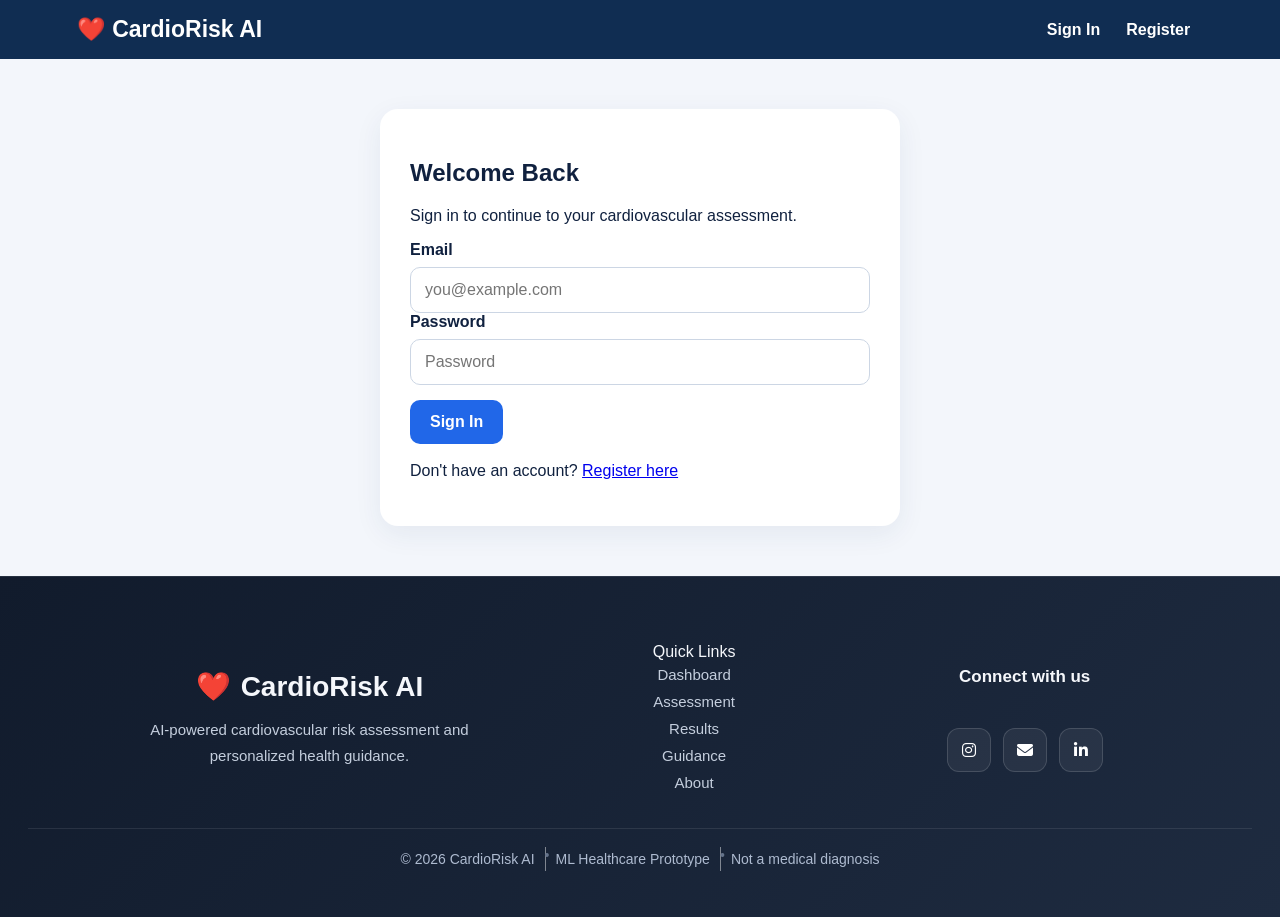
<file: frontend/about.html>
<!doctype html>
<html lang="en">

<head>
    <meta charset="utf-8">
    <meta name="viewport" content="width=device-width,initial-scale=1">

    <title>About | CardioRisk AI</title>

    <link rel="stylesheet" href="styles.css">

    <!-- Icons -->
    <link rel="stylesheet" href="https://cdnjs.cloudflare.com/ajax/libs/font-awesome/6.5.2/css/all.min.css">
</head>


<body>

    <!-- =========================
         NAVBAR
    ========================== -->

    <nav class="nav">

        <div class="brand">
            ❤️ <span>CardioRisk AI</span>
        </div>


        <div class="nav-links">

            <a href="index.html">Dashboard</a>

            <a href="assessment.html">Assessment</a>

            <a href="results.html">Results</a>

            <a href="recommendations.html">Guidance</a>

            <a href="history.html">History</a>

            <a href="about.html" class="active">About</a>


            <button onclick="logout()">
                Logout
            </button>

        </div>


        <span id="patientName"></span>

    </nav>



    <!-- =========================
         MAIN CONTENT
    ========================== -->

    <main class="about-page">


        <!-- =========================
             ABOUT CARD
        ========================== -->

        <section class="about-main-card">


            <!-- TITLE -->

            <div class="about-title">

                <h1>About CardioRisk AI</h1>

                <div class="title-line"></div>

            </div>



            <!-- =========================
                 ABOUT FEATURES
            ========================== -->

            <div class="about-grid">


                <!-- DATA PREPARATION -->

                <div class="about-item">

                    <div class="about-icon blue">

                        <i class="fa-solid fa-database"></i>

                    </div>


                    <div>

                        <h2>Data Preparation</h2>

                        <p>

                            Patient cardiovascular information is processed
                            before prediction. Relevant health features such
                            as age, blood pressure, cholesterol, glucose,
                            lifestyle information and BMI are used to prepare
                            data for cardiovascular risk assessment.

                        </p>

                    </div>

                </div>



                <!-- XGBOOST -->

                <div class="about-item">

                    <div class="about-icon green">

                        <i class="fa-solid fa-robot"></i>

                    </div>


                    <div>

                        <h2>XGBoost Risk Prediction</h2>

                        <p>

                            The XGBoost machine learning model analyzes
                            patient health information to estimate
                            cardiovascular risk. The prediction is displayed
                            as a risk probability together with a Low,
                            Moderate or High risk category.

                        </p>

                    </div>

                </div>



                <!-- ECG CNN -->

                <div class="about-item">

                    <div class="about-icon purple">

                        <i class="fa-solid fa-heart-pulse"></i>

                    </div>


                    <div>

                        <h2>ECG CNN Analysis</h2>

                        <p>

                            Uploaded ECG signals can be analyzed using a
                            Convolutional Neural Network trained on ECG data.
                            The CNN provides an AI-based classification of
                            the ECG signal as Normal or Abnormal along with
                            prediction probabilities.

                        </p>

                    </div>

                </div>



                <!-- SHAP -->

                <div class="about-item">

                    <div class="about-icon blue">

                        <i class="fa-solid fa-magnifying-glass-chart"></i>

                    </div>


                    <div>

                        <h2>AI Explainability with SHAP</h2>

                        <p>

                            SHAP explainability is used to help interpret
                            the XGBoost model's prediction. It identifies
                            the factors that had the strongest influence on
                            the cardiovascular risk estimate and indicates
                            whether each factor increased or decreased the
                            model's predicted risk.

                        </p>

                    </div>

                </div>



                <!-- SECURITY -->

                <div class="about-item">

                    <div class="about-icon orange">

                        <i class="fa-solid fa-shield-halved"></i>

                    </div>


                    <div>

                        <h2>Security & Authentication</h2>

                        <p>

                            The application uses authentication to protect
                            patient accounts and private assessment data.
                            Authorized users can access their predictions,
                            personalized guidance and assessment history.

                        </p>

                    </div>

                </div>



                <!-- DATABASE -->

                <div class="about-item">

                    <div class="about-icon red">

                        <i class="fa-solid fa-clock-rotate-left"></i>

                    </div>


                    <div>

                        <h2>Assessment History</h2>

                        <p>

                            Previous cardiovascular assessments are stored
                            for authenticated users. This allows patients to
                            review earlier risk predictions and monitor their
                            cardiovascular assessment results over time.

                        </p>

                    </div>

                </div>



                <!-- MEDICAL DISCLAIMER -->

                <div class="medical-box">

                    <div class="medical-box-icon">

                        <i class="fa-solid fa-circle-info"></i>

                    </div>


                    <p>

                        <strong>Medical Disclaimer:</strong>

                        CardioRisk AI is an educational and decision-support
                        system. The predictions and AI analysis provided by
                        this application are not a medical diagnosis and
                        should not replace advice from a qualified healthcare
                        professional.

                    </p>

                </div>


            </div>

        </section>



        <!-- =========================
             MODEL PERFORMANCE
        ========================== -->

        <section class="metrics-main-card">


            <div class="metrics-title">

                <div class="metrics-heading">

                    <i class="fa-solid fa-chart-line"></i>


                    <div>

                        <h1>Model Performance Metrics</h1>

                        <div class="title-line"></div>

                    </div>

                </div>

            </div>



            <!-- =========================
                 XGBOOST SECTION
            ========================== -->

            <div class="model-metrics-heading">

                <div>

                    <h2>
                        🤖 Cardiovascular Risk Prediction
                    </h2>

                    <p>
                        XGBoost Machine Learning Model
                    </p>

                </div>

            </div>



            <div class="metrics-grid">


                <!-- MODEL -->

                <div class="metric-card model-card">

                    <div class="metric-icon robot">

                        <i class="fa-solid fa-robot"></i>

                    </div>


                    <div>

                        <span>Selected Model</span>

                        <strong>
                            XGBoost
                        </strong>

                    </div>

                </div>



                <!-- ACCURACY -->

                <div class="metric-card">

                    <div class="metric-icon target">

                        <i class="fa-solid fa-bullseye"></i>

                    </div>


                    <div>

                        <span>Accuracy</span>

                        <strong>
                            73.37%
                        </strong>

                    </div>

                </div>



                <!-- PRECISION -->

                <div class="metric-card">

                    <div class="metric-icon check">

                        <i class="fa-solid fa-circle-check"></i>

                    </div>


                    <div>

                        <span>Precision</span>

                        <strong>
                            75.29%
                        </strong>

                    </div>

                </div>



                <!-- RECALL -->

                <div class="metric-card">

                    <div class="metric-icon recall">

                        <i class="fa-solid fa-rotate"></i>

                    </div>


                    <div>

                        <span>Recall</span>

                        <strong>
                            68.74%
                        </strong>

                    </div>

                </div>



                <!-- F1 -->

                <div class="metric-card">

                    <div class="metric-icon trophy">

                        <i class="fa-solid fa-trophy"></i>

                    </div>


                    <div>

                        <span>F1 Score</span>

                        <strong>
                            71.87%
                        </strong>

                    </div>

                </div>



                <!-- ROC AUC -->

                <div class="metric-card">

                    <div class="metric-icon chart">

                        <i class="fa-solid fa-chart-line"></i>

                    </div>


                    <div>

                        <span>ROC-AUC</span>

                        <strong>
                            80.22%
                        </strong>

                    </div>

                </div>


            </div>



            <!-- =========================
                 ECG CNN SECTION
            ========================== -->

            <div class="model-metrics-heading ecg-metrics-heading">

                <div>

                    <h2>
                        🫀 ECG Signal Analysis
                    </h2>

                    <p>
                        Convolutional Neural Network (CNN)
                    </p>

                </div>

            </div>



            <div class="metrics-grid ecg-metrics-grid">


                <!-- ECG MODEL -->

                <div class="metric-card model-card">

                    <div class="metric-icon robot">

                        <i class="fa-solid fa-brain"></i>

                    </div>


                    <div>

                        <span>ECG Model</span>

                        <strong>
                            CNN
                        </strong>

                    </div>

                </div>



                <!-- CNN ACCURACY -->

                <div class="metric-card">

                    <div class="metric-icon target">

                        <i class="fa-solid fa-bullseye"></i>

                    </div>


                    <div>

                        <span>Test Accuracy</span>

                        <strong>
                            85.25%
                        </strong>

                    </div>

                </div>



                <!-- CNN ROC -->

                <div class="metric-card">

                    <div class="metric-icon chart">

                        <i class="fa-solid fa-chart-line"></i>

                    </div>


                    <div>

                        <span>ROC-AUC</span>

                        <strong>
                            92.54%
                        </strong>

                    </div>

                </div>



                <!-- DATASET -->

                <div class="metric-card">

                    <div class="metric-icon check">

                        <i class="fa-solid fa-database"></i>

                    </div>


                    <div>

                        <span>ECG Samples</span>

                        <strong>
                            2,000
                        </strong>

                    </div>

                </div>


            </div>


        </section>


    </main>



    <!-- =========================
         JAVASCRIPT
    ========================== -->

    <script src="app.js"></script>


    <script>

        nav();

    </script>


</body>

</html>
</file>
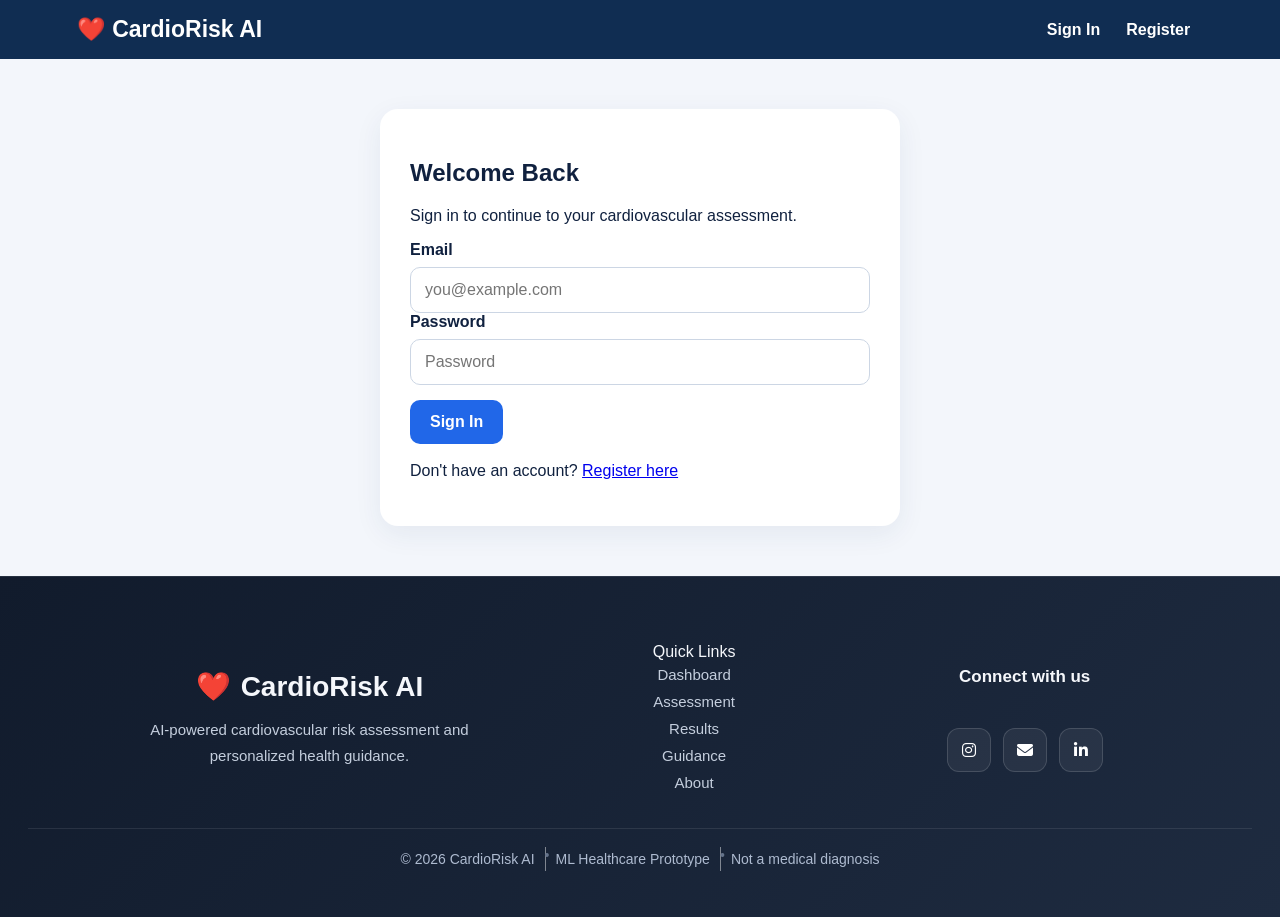
<file: frontend/history.html>
<!doctype html>
<html lang="en">

<head>
    <meta charset="utf-8">
    <meta name="viewport" content="width=device-width,initial-scale=1">

    <title>Assessment History | CardioRisk AI</title>

    <link rel="stylesheet" href="styles.css">

    <link rel="stylesheet" href="https://cdnjs.cloudflare.com/ajax/libs/font-awesome/6.5.2/css/all.min.css">
</head>

<body>

    <!-- NAVBAR -->

    <nav class="nav">

        <div class="brand">
            ❤️ CardioRisk AI
        </div>

        <div class="nav-links">

            <a href="index.html">Dashboard</a>

            <a href="assessment.html">Assessment</a>

            <a href="results.html">Results</a>

            <a href="recommendations.html">Guidance</a>

            <a href="history.html" class="active">
                History
            </a>

            <a href="about.html">About</a>

            <button onclick="logout()">
                Logout
            </button>

        </div>

        <span id="patientName"></span>

    </nav>


    <div id="toast" class="toast"></div>


    <main class="wrap history-page">

        <!-- HERO / HEADER -->

        <section class="history-header">

            <div class="history-header-icon">
                <i class="fa-solid fa-clock-rotate-left"></i>
            </div>

            <div>

                <span class="history-label">
                    YOUR RECORDS
                </span>

                <h1>
                    Assessment History
                </h1>

                <p>View your past cardiovascular risk records.</p>

            </div>

        </section>


        <!-- TABLE -->

        <div class="history-table-wrapper">

            <table class="history-table">

                <table>
                    <thead>
                        <tr>
                            <th>Date & Time</th>
                            <th>Risk Assessment</th>
                        </tr>
                    </thead>

                    <tbody id="history"></tbody>
                </table>


                <tbody id="history">

                    <!-- Loaded by JavaScript -->

                </tbody>

            </table>

        </div>

        </section>

    </main>


    <script src="app.js"></script>

    <script>

        loadHistory();

    </script>

</body>

</html>
</file>
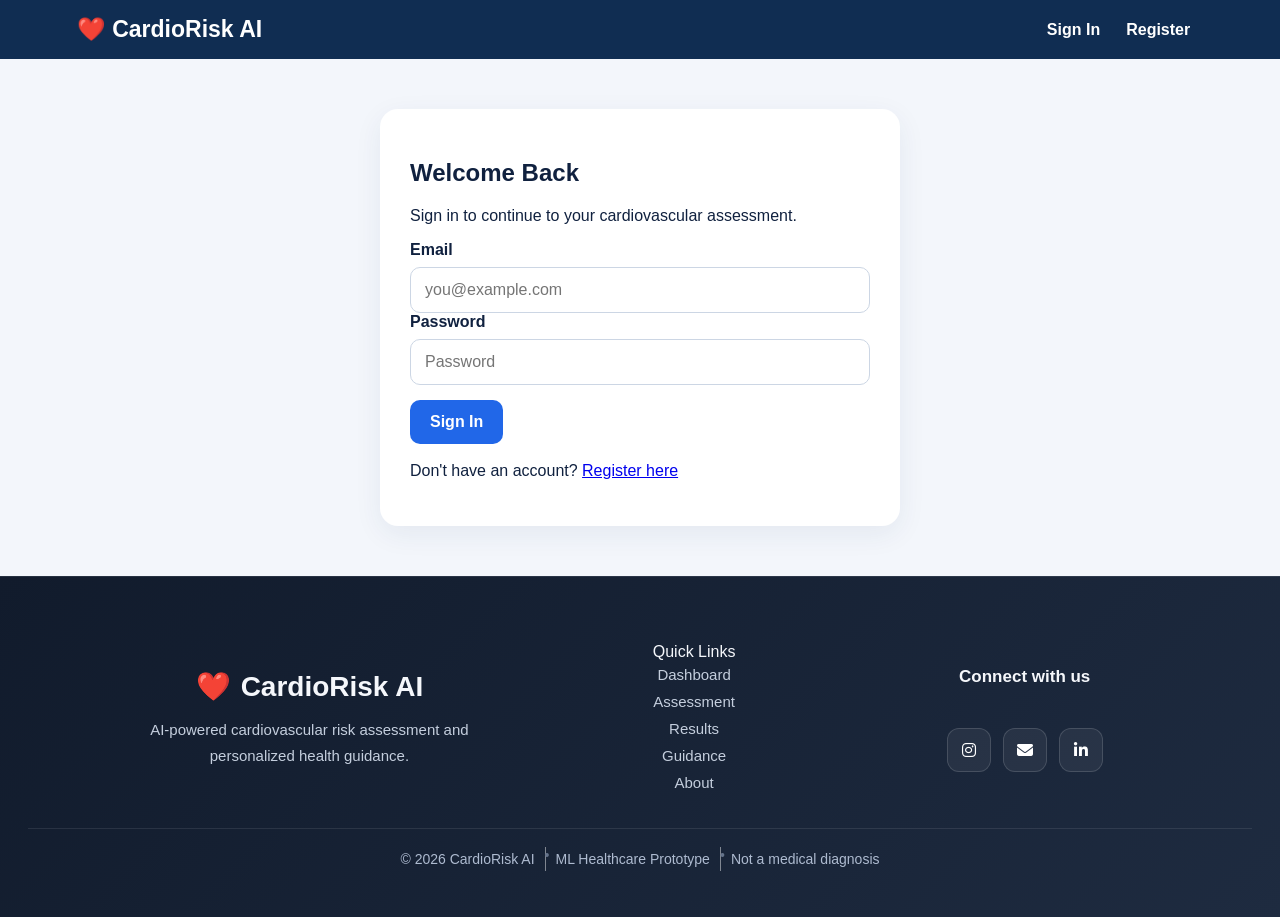
<file: frontend/login.html>
<!doctype html>
<html lang="en">
<head>
<meta charset="utf-8"><meta name="viewport" content="width=device-width,initial-scale=1">
<title>Sign In | CardioRisk AI</title>
<link rel="stylesheet" href="styles.css">
<link rel="stylesheet" href="https://cdnjs.cloudflare.com/ajax/libs/font-awesome/6.5.2/css/all.min.css">
</head>
<body>
<nav class="nav"><div class="brand">❤️ CardioRisk AI</div><div class="nav-links"><a class="active" href="login.html">Sign In</a><a href="register.html">Register</a></div></nav>
<div id="toast" class="toast"></div>
<main class="wrap"><section class="card" style="max-width:520px;margin:50px auto"><h1>Welcome Back</h1><p>Sign in to continue to your cardiovascular assessment.</p>
<div class="form-group"><label>Email</label><input id="email" type="email" placeholder="you@example.com"></div>
<div class="form-group"><label>Password</label><input id="password" type="password" placeholder="Password" onkeydown="if(event.key==='Enter') login()"></div>
<button class="btn" onclick="login()">Sign In</button>
<p style="margin-top:18px">Don't have an account? <a href="register.html">Register here</a></p></section></main>
<script src="app.js"></script>
</body></html>
</file>
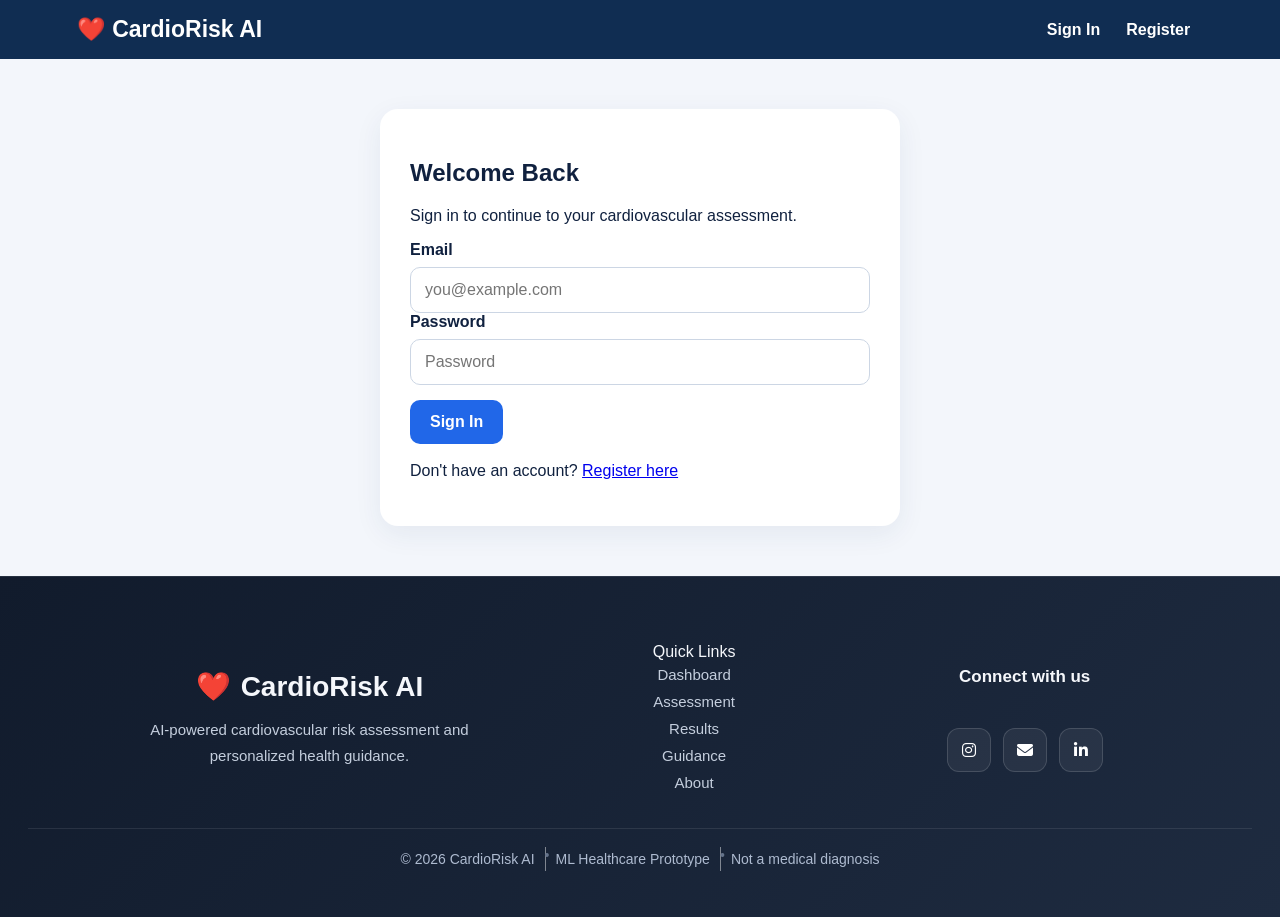
<file: frontend/recommendations.html>
<!doctype html>
<html lang="en">

<head>
    <meta charset="utf-8">
    <meta name="viewport" content="width=device-width,initial-scale=1">

    <title>Personalized Guidance | CardioRisk AI</title>

    <link rel="stylesheet" href="styles.css">

    <link rel="stylesheet" href="https://cdnjs.cloudflare.com/ajax/libs/font-awesome/6.5.2/css/all.min.css">
</head>

<body>

    <!-- NAVBAR -->

    <nav class="nav">

        <div class="brand">
            ❤️ CardioRisk AI
        </div>

        <div class="nav-links">

            <a href="index.html">Dashboard</a>

            <a href="assessment.html">Assessment</a>

            <a href="results.html">Results</a>

            <a href="recommendations.html" class="active">
                Guidance
            </a>

            <a href="history.html">History</a>

            <a href="about.html">About</a>

            <button onclick="logout()">
                Logout
            </button>

        </div>

        <span id="patientName"></span>

    </nav>


    <div id="toast" class="toast"></div>


    <main class="wrap guidance-page">


        <!-- HERO -->

        <section class="guidance-hero-card">

            <div class="guidance-hero-copy">

                <div class="eyebrow">
                    PERSONALIZED ACTION PLAN
                </div>

                <h1>
                    ✨ Your Health Guidance
                </h1>

                <p>
                    Personalized next steps based on your latest
                    cardiovascular assessment.
                </p>

            </div>


            <div class="guidance-ai-badge">

                ✦

                <span>
                    Personalized health guidance
                </span>

            </div>

        </section>


        <!-- CONTENT -->

        <div id="guidanceContent" class="guidance-content">

            <section class="guidance-loading card">

                <div class="ai-spinner"></div>

                <h2>
                    Preparing your personalized guidance
                </h2>

                <p>
                    Analyzing your latest cardiovascular assessment...
                </p>

            </section>

        </div>


    </main>


    <script src="app.js"></script>


    <script>

        /* =========================================
           LOAD GUIDANCE
        ========================================= */

        document.addEventListener("DOMContentLoaded", function () {

            const guidanceContent =
                document.getElementById("guidanceContent");


            const assessmentData =
                localStorage.getItem("lastAssessment");


            const resultData =
                localStorage.getItem("lastResult");


            /* =========================================
               NO DATA
            ========================================= */

            if (!assessmentData || !resultData) {

                guidanceContent.innerHTML = `

                    <section class="card guidance-empty">

                        <div class="guidance-empty-icon">
                            ❤️
                        </div>

                        <h2>
                            No assessment found
                        </h2>

                        <p>
                            Please complete a cardiovascular assessment
                            first to receive personalized guidance.
                        </p>

                        <a href="assessment.html" class="btn">
                            Start Assessment
                        </a>

                    </section>

                `;

                return;

            }


            let assessment;
            let result;


            try {

                assessment =
                    JSON.parse(assessmentData);

                result =
                    JSON.parse(resultData);

            }

            catch (error) {

                console.error(error);


                guidanceContent.innerHTML = `

                    <section class="card guidance-error">

                        <h2>
                            Unable to load assessment
                        </h2>

                        <p>
                            Please complete the assessment again.
                        </p>

                        <a href="assessment.html" class="btn">
                            Go to Assessment
                        </a>

                    </section>

                `;

                return;

            }


            /*
            =========================================
            GENERATE GUIDANCE LOCALLY

            No backend API required.
            No /guidance endpoint required.
            =========================================
            */

            loadGuidance(assessment, result);

        });



        async function loadGuidance(assessment, result) {

            const guidanceContent =
                document.getElementById("guidanceContent");


            try {

                const token =
                    localStorage.getItem("token");


                const response =
                    await fetch(
                        "http://127.0.0.1:8000/guidance",
                        {

                            method: "POST",

                            headers: {

                                "Content-Type":
                                    "application/json",

                                "Authorization":
                                    `Bearer ${token}`

                            },

                            body: JSON.stringify({

                                assessment: assessment,

                                risk_probability:
                                    Number(
                                        result.risk_probability || 0
                                    ),

                                risk_level:
                                    result.risk_level || "",

                                bmi:
                                    Number(
                                        result.bmi || 0
                                    ),

                                contributing_factors:
                                    result.contributing_factors || []

                            })

                        }
                    );


                if (!response.ok) {

                    throw new Error(
                        "Unable to generate personalized guidance"
                    );

                }


                const guidance =
                    await response.json();


                displayGuidance(guidance);

            }

            catch (error) {

                console.error(
                    "Guidance API error:",
                    error
                );


                // Fallback to local guidance

                const guidance =
                    generateGuidance(
                        assessment,
                        result
                    );


                displayGuidance(guidance);

            }

        }



        /* =========================================
           GENERATE PERSONALIZED GUIDANCE
        ========================================= */

        function generateGuidance(assessment, result) {


            const priorityActions = [];

            const lifestyleActions = [];

            const preventionActions = [];


            /*
            -----------------------------------------
            GET VALUES
            -----------------------------------------
            */

            const age =
                Number(
                    assessment.age || 0
                );


            const height =
                Number(
                    assessment.height || 0
                );


            const weight =
                Number(
                    assessment.weight || 0
                );


            const systolic =
                Number(
                    assessment.ap_hi ||
                    assessment.systolic ||
                    0
                );


            const diastolic =
                Number(
                    assessment.ap_lo ||
                    assessment.diastolic ||
                    0
                );


            const smoking =
                String(
                    assessment.smoke ||
                    assessment.smoking ||
                    ""
                ).toLowerCase();


            const alcohol =
                String(
                    assessment.alco ||
                    assessment.alcohol ||
                    ""
                ).toLowerCase();


            const activity =
                String(
                    assessment.active ||
                    assessment.physical_activity ||
                    ""
                ).toLowerCase();


            const cholesterol =
                assessment.cholesterol;


            const glucose =
                assessment.gluc ||
                assessment.glucose;


            /*
            -----------------------------------------
            BMI
            -----------------------------------------
            */

            let bmi =
                Number(result.bmi || 0);


            if (!bmi && height > 0 && weight > 0) {

                const heightM =
                    height / 100;


                bmi =
                    weight /
                    (heightM * heightM);

            }


            /*
            -----------------------------------------
            RISK LEVEL
            -----------------------------------------
            */

            const riskLevel =
                String(
                    result.risk_level ||
                    result.riskLevel ||
                    ""
                ).toLowerCase();


            const probability =
                Number(
                    result.risk_probability ||
                    result.probability ||
                    result.risk ||
                    0
                );


            /*
            =========================================
            PRIORITY ACTIONS
            =========================================
            */


            if (
                riskLevel.includes("high") ||
                probability >= 0.65
            ) {

                priorityActions.push({

                    title:
                        "Arrange a medical consultation",

                    description:
                        "Your assessment indicates elevated cardiovascular risk. Consider discussing your blood pressure, cholesterol, glucose and other risk factors with a qualified healthcare professional."

                });

            }

            else if (
                riskLevel.includes("moderate") ||
                probability >= 0.40
            ) {

                priorityActions.push({

                    title:
                        "Monitor cardiovascular risk factors",

                    description:
                        "Your assessment suggests that regular monitoring of blood pressure and other cardiovascular risk factors may be beneficial."

                });

            }

            else {

                priorityActions.push({

                    title:
                        "Maintain preventive cardiovascular care",

                    description:
                        "Your current assessment does not indicate the highest risk category. Continue healthy habits and regular preventive health monitoring."

                });

            }


            /*
            BLOOD PRESSURE
            */

            if (systolic >= 140 || diastolic >= 90) {

                priorityActions.push({

                    title:
                        "Pay attention to blood pressure",

                    description:
                        `Your recorded blood pressure is ${systolic}/${diastolic} mmHg. Consider regular monitoring and discussing persistently elevated readings with a healthcare professional.`

                });

            }


            /*
            BMI
            */

            if (bmi >= 25) {

                priorityActions.push({

                    title:
                        "Work toward a healthy body weight",

                    description:
                        `Your calculated BMI is approximately ${bmi.toFixed(1)}. Gradual, sustainable improvements in nutrition and physical activity may help support cardiovascular health.`

                });

            }


            /*
            =========================================
            LIFESTYLE
            =========================================
            */


            if (
                smoking === "yes" ||
                smoking === "1" ||
                smoking === "true"
            ) {

                lifestyleActions.push({

                    title:
                        "Consider stopping smoking",

                    description:
                        "Smoking is an important cardiovascular risk factor. Seeking professional support and using evidence-based smoking cessation strategies can be helpful."

                });

            }


            if (
                activity === "no" ||
                activity === "0" ||
                activity === "false"
            ) {

                lifestyleActions.push({

                    title:
                        "Increase regular physical activity",

                    description:
                        "Gradually increasing regular physical activity, according to your abilities and medical advice, may support heart health."

                });

            }

            else {

                lifestyleActions.push({

                    title:
                        "Continue regular physical activity",

                    description:
                        "Maintaining consistent physical activity can support cardiovascular health, weight management and overall wellbeing."

                });

            }


            if (
                alcohol === "yes" ||
                alcohol === "1" ||
                alcohol === "true"
            ) {

                lifestyleActions.push({

                    title:
                        "Review alcohol consumption",

                    description:
                        "Avoid excessive alcohol consumption and consider discussing safe limits with a healthcare professional if needed."

                });

            }


            /*
            CHOLESTEROL
            */

            if (
                cholesterol == 2 ||
                cholesterol == 3 ||
                String(cholesterol).toLowerCase().includes("high") ||
                String(cholesterol).toLowerCase().includes("above")
            ) {

                lifestyleActions.push({

                    title:
                        "Focus on heart-healthy nutrition",

                    description:
                        "A balanced diet emphasizing vegetables, fruits, whole grains and healthier sources of protein may support healthy cholesterol levels."

                });

            }


            /*
            GLUCOSE
            */

            if (
                glucose == 2 ||
                glucose == 3 ||
                String(glucose).toLowerCase().includes("high") ||
                String(glucose).toLowerCase().includes("above")
            ) {

                lifestyleActions.push({

                    title:
                        "Pay attention to blood glucose",

                    description:
                        "Regular monitoring and healthy nutrition can be important when glucose levels are above the normal range."

                });

            }


            /*
            DEFAULT LIFESTYLE
            */

            lifestyleActions.push({

                title:
                    "Build sustainable healthy habits",

                description:
                    "Focus on consistent sleep, balanced nutrition, regular movement and stress management rather than short-term changes."

            });


            /*
            =========================================
            PREVENTION
            =========================================
            */


            preventionActions.push({

                title:
                    "Monitor blood pressure regularly",

                description:
                    "Keep track of blood pressure readings over time and seek medical advice for consistently abnormal values."

            });


            preventionActions.push({

                title:
                    "Schedule preventive health checks",

                description:
                    "Regular health checks can help monitor cardiovascular risk factors such as blood pressure, cholesterol and glucose."

            });


            if (age >= 40) {

                preventionActions.push({

                    title:
                        "Continue age-appropriate cardiovascular screening",

                    description:
                        "As cardiovascular risk can increase with age, regular preventive assessment and monitoring become increasingly important."

                });

            }


            /*
            =========================================
            MEDICAL FOLLOW UP
            =========================================
            */


            const followUpRecommended =

                riskLevel.includes("high") ||

                probability >= 0.65 ||

                systolic >= 140 ||

                diastolic >= 90;


            const followUpMessage =
                followUpRecommended

                    ?

                    "Based on the available assessment information, discussing your cardiovascular risk factors with a qualified healthcare professional is recommended."

                    :

                    "Continue preventive care and maintain regular health monitoring. Consult a healthcare professional if you notice concerning symptoms or persistent abnormal readings.";



            return {

                priority_actions:
                    priorityActions,

                lifestyle_risk_reduction:
                    lifestyleActions,

                prevention_monitoring:
                    preventionActions,

                medical_follow_up: {

                    recommended:
                        followUpRecommended,

                    message:
                        followUpMessage

                }

            };

        }



        /* =========================================
           DISPLAY GUIDANCE
        ========================================= */

        function displayGuidance(data) {


            const guidanceContent =
                document.getElementById(
                    "guidanceContent"
                );


            const priority =
                data.priority_actions || [];


            const lifestyle =
                data.lifestyle_risk_reduction || [];


            const prevention =
                data.prevention_monitoring || [];


            const followUp =
                data.medical_follow_up || {};



            guidanceContent.innerHTML = `


                <!-- PRIORITY -->

                <section class="guidance-section card">

                    <div class="guidance-section-header">

                        <div class="guidance-section-icon priority">
                            🎯
                        </div>

                        <div>

                            <span class="guidance-label">
                                START HERE
                            </span>

                            <h2>
                                Priority Actions
                            </h2>

                            <p>
                                The most important next steps based on
                                your latest assessment.
                            </p>

                        </div>

                    </div>


                    <div class="guidance-actions">

                        ${createGuidanceCards(priority)}

                    </div>

                </section>



                <!-- LIFESTYLE -->

                <section class="guidance-section card">

                    <div class="guidance-section-header">

                        <div class="guidance-section-icon lifestyle">
                            🌱
                        </div>

                        <div>

                            <span class="guidance-label">
                                DAILY HEALTH
                            </span>

                            <h2>
                                Lifestyle & Risk Reduction
                            </h2>

                            <p>
                                Sustainable habits that may support
                                cardiovascular health.
                            </p>

                        </div>

                    </div>


                    <div class="guidance-actions">

                        ${createGuidanceCards(lifestyle)}

                    </div>

                </section>



                <!-- PREVENTION -->

                <section class="guidance-section card">

                    <div class="guidance-section-header">

                        <div class="guidance-section-icon prevention">
                            🛡️
                        </div>

                        <div>

                            <span class="guidance-label">
                                STAY AWARE
                            </span>

                            <h2>
                                Prevention & Monitoring
                            </h2>

                            <p>
                                Important areas to monitor over time.
                            </p>

                        </div>

                    </div>


                    <div class="guidance-actions">

                        ${createGuidanceCards(prevention)}

                    </div>

                </section>



                <!-- FOLLOW UP -->

                <section class="guidance-followup card">

                    <div class="followup-icon">

                        ${followUp.recommended ? "🩺" : "❤️"}

                    </div>


                    <div>

                        <span class="guidance-label">

                            PROFESSIONAL SUPPORT

                        </span>


                        <h2>

                            ${followUp.recommended
                    ? "Medical Follow-up Recommended"
                    : "Continue Preventive Care"
                }

                        </h2>


                        <p>

                            ${escapeHtml(
                    followUp.message ||
                    "Continue monitoring your cardiovascular health."
                )}

                        </p>

                    </div>

                </section>



                <!-- DISCLAIMER -->

                <div class="guidance-disclaimer">

                    <strong>
                        Educational guidance only.
                    </strong>

                    CardioRisk AI provides educational,
                    decision-support information and does not
                    provide a medical diagnosis.

                </div>

            `;

        }



        /* =========================================
           CREATE CARDS
        ========================================= */

        function createGuidanceCards(items) {


            if (!items || items.length === 0) {

                return `

                    <div class="guidance-action-card">

                        <h3>
                            Maintain healthy habits
                        </h3>

                        <p>
                            Continue focusing on healthy lifestyle
                            habits and preventive monitoring.
                        </p>

                    </div>

                `;

            }


            return items.map(item => `

                <article class="guidance-action-card">

                    <h3>

                        ${escapeHtml(
                item.title ||
                "Health Recommendation"
            )}

                    </h3>


                    <p>

                        ${escapeHtml(
                item.description || ""
            )}

                    </p>

                </article>

            `).join("");

        }



        /* =========================================
           ESCAPE HTML
        ========================================= */

        function escapeHtml(value) {

            const div =
                document.createElement("div");


            div.textContent =
                String(value || "");


            return div.innerHTML;

        }


    </script>

</body>

</html>
</file>
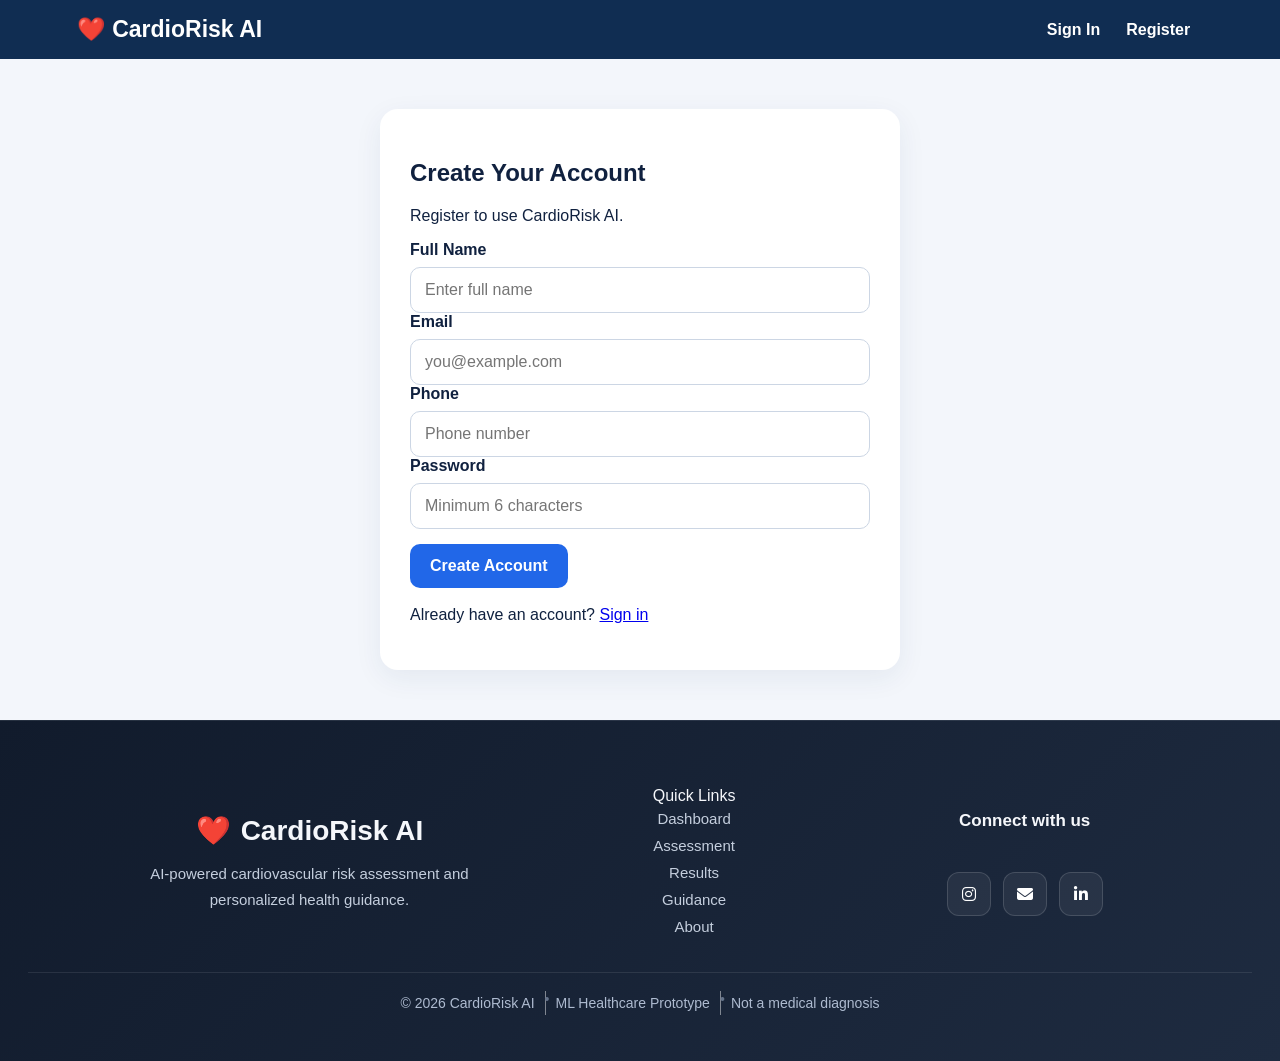
<file: frontend/register.html>
<!doctype html>
<html lang="en">
<head>
<meta charset="utf-8"><meta name="viewport" content="width=device-width,initial-scale=1">
<title>Register | CardioRisk AI</title>
<link rel="stylesheet" href="styles.css">
<link rel="stylesheet" href="https://cdnjs.cloudflare.com/ajax/libs/font-awesome/6.5.2/css/all.min.css">
</head>
<body>
<nav class="nav"><div class="brand">❤️ CardioRisk AI</div><div class="nav-links"><a href="login.html">Sign In</a><a class="active" href="register.html">Register</a></div></nav>
<div id="toast" class="toast"></div>
<main class="wrap"><section class="card" style="max-width:520px;margin:50px auto"><h1>Create Your Account</h1><p>Register to use CardioRisk AI.</p>
<div class="form-group"><label>Full Name</label><input id="name" placeholder="Enter full name"></div>
<div class="form-group"><label>Email</label><input id="email" type="email" placeholder="you@example.com"></div>
<div class="form-group"><label>Phone</label><input id="phone" placeholder="Phone number"></div>
<div class="form-group"><label>Password</label><input id="password" type="password" minlength="6" placeholder="Minimum 6 characters"></div>
<button class="btn" onclick="register()">Create Account</button>
<p style="margin-top:18px">Already have an account? <a href="login.html">Sign in</a></p></section></main>
<script src="app.js"></script>
</body></html>
</file>
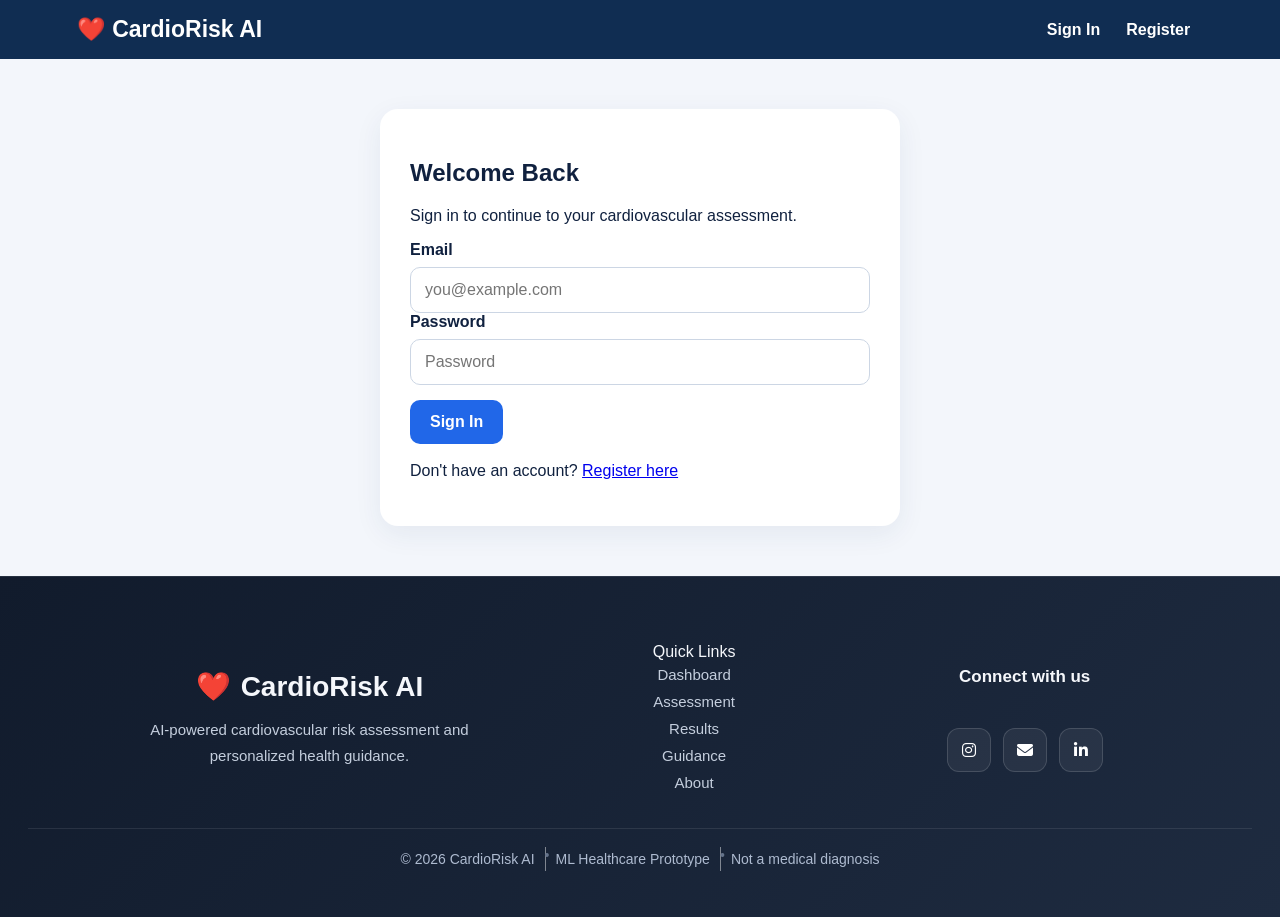
<file: frontend/results.html>
<!doctype html>
<html lang="en">

<head>
    <meta charset="utf-8">
    <meta name="viewport" content="width=device-width,initial-scale=1">

    <title>Risk Assessment Results | CardioRisk AI</title>

    <link rel="stylesheet" href="styles.css">

    <link rel="stylesheet" href="https://cdnjs.cloudflare.com/ajax/libs/font-awesome/6.5.2/css/all.min.css">
</head>

<body>

    <!-- NAVBAR -->
    <nav class="nav">

        <div class="brand">
            ❤️ CardioRisk AI
        </div>

        <div class="nav-links">

            <a href="index.html">Dashboard</a>

            <a href="assessment.html">Assessment</a>

            <a href="results.html" class="active">Results</a>

            <a href="recommendations.html">Guidance</a>

            <a href="history.html">History</a>

            <a href="about.html">About</a>

            <button onclick="logout()">
                Logout
            </button>

        </div>

        <span id="patientName"></span>

    </nav>


    <!-- TOAST -->
    <div id="toast" class="toast"></div>


    <!-- RESULTS -->

    <main class="wrap results-page" id="result">

        <div class="card loading-card">

            <div class="loading-icon">
                ❤️
            </div>

            <h2>
                Loading your cardiovascular assessment...
            </h2>

            <p>
                Please wait while we prepare your personalized results.
            </p>

        </div>

    </main>


    <script src="app.js"></script>

    <script>
        nav();
        renderResult();
    </script>

</body>

</html>
</file>
<file: frontend/styles.css>
:root {
    --navy: #102d52;
    --blue: #2167e8;
    --bg: #f3f6fb;
    --text: #10213f;
    --muted: #64748b;
    --red: #dc3545;
    --green: #198754;
    --amber: #e89b16
}

* {
    box-sizing: border-box
}

body {
    margin: 0;
    font-family: Inter, Arial, sans-serif;
    background: var(--bg);
    color: var(--text)
}

.nav {
    background: var(--navy);
    color: white;
    padding: 16px 6%;
    display: flex;
    align-items: center;
    justify-content: space-between;
    position: sticky;
    top: 0;
    z-index: 50
}

.brand {
    font-weight: 900;
    font-size: 23px
}

.nav a,
.nav button {
    color: white;
    text-decoration: none;
    border: 0;
    background: transparent;
    padding: 10px 13px;
    border-radius: 8px;
    cursor: pointer;
    font-weight: 700
}

.nav a:hover,
.nav button:hover {
    background: var(--blue)
}

.wrap {
    max-width: 1200px;
    width: 92%;
    margin: 35px auto
}

.hero {
    background: linear-gradient(135deg, #102d52, #1c5bb0);
    color: #fff;
    padding: 60px 7%;
    margin: 0
}

.hero h1 {
    font-size: 48px;
    margin: 0 0 12px
}

.hero p {
    font-size: 20px;
    line-height: 1.6;
    max-width: 850px
}

.card {
    background: #fff;
    border-radius: 18px;
    padding: 30px;
    margin-bottom: 24px;
    box-shadow: 0 8px 28px #183b6512
}

.grid {
    display: grid;
    grid-template-columns: repeat(3, 1fr);
    gap: 18px
}

.two {
    display: grid;
    grid-template-columns: repeat(2, 1fr);
    gap: 18px
}

label {
    display: block;
    font-weight: 800;
    margin-bottom: 8px
}

input,
select,
textarea {
    width: 100%;
    padding: 13px 14px;
    border: 1px solid #ccd6e4;
    border-radius: 10px;
    font-size: 16px;
    background: #fff
}

input:focus,
select:focus,
textarea:focus {
    outline: 0;
    border-color: var(--blue);
    box-shadow: 0 0 0 3px #2167e81c
}

.help {
    font-size: 12px;
    color: var(--muted);
    margin-top: 5px
}

.btn {
    border: 0;
    background: var(--blue);
    color: #fff;
    padding: 13px 20px;
    border-radius: 10px;
    font-weight: 800;
    font-size: 16px;
    cursor: pointer
}

.btn:hover {
    filter: brightness(.94)
}

.btn.secondary {
    background: #eaf1ff;
    color: #1556ca
}

.btn.danger {
    background: var(--red)
}

.btn:disabled {
    opacity: .6;
    cursor: not-allowed
}

.notice {
    padding: 15px 18px;
    border-radius: 10px;
    margin: 15px 0
}

.notice.info {
    background: #eef5ff
}

.notice.warn {
    background: #fff5df;
    border-left: 5px solid var(--amber)
}

.notice.ok {
    background: #eaf8f0;
    border-left: 5px solid var(--green)
}

.notice.error {
    background: #fff0f0;
    border-left: 5px solid var(--red)
}

.toast {
    position: fixed;
    right: 24px;
    top: 78px;
    z-index: 1000;
    padding: 15px 20px;
    border-radius: 10px;
    color: #fff;
    font-weight: 800;
    display: none;
    box-shadow: 0 8px 25px #0002
}

.toast.ok {
    background: var(--green)
}

.toast.error {
    background: var(--red)
}

.toast.info {
    background: var(--blue)
}

.stats {
    display: grid;
    grid-template-columns: repeat(4, 1fr);
    gap: 16px
}

.stat {
    background: #fff;
    padding: 22px;
    border-radius: 15px;
    box-shadow: 0 6px 22px #183b6510
}

.stat small {
    color: var(--muted)
}

.stat strong {
    display: block;
    font-size: 24px;
    margin-top: 7px
}

.risk {
    font-size: 68px;
    font-weight: 900
}

.high {
    color: var(--red)
}

.medium {
    color: var(--amber)
}

.low {
    color: var(--green)
}

.factor,
.rec {
    padding: 14px 16px;
    border-radius: 10px;
    background: #f3f6fb;
    margin: 8px 0
}

.rec {
    background: #eef5ff
}

.badge {
    display: inline-block;
    padding: 8px 14px;
    border-radius: 30px;
    background: #eef5ff;
    font-weight: 900
}

table {
    width: 100%;
    border-collapse: collapse
}

th,
td {
    text-align: left;
    padding: 12px;
    border-bottom: 1px solid #e5eaf1
}

th {
    background: #f3f6fb
}

footer {
    background: var(--navy);
    color: #fff;
    text-align: center;
    padding: 28px;
    margin-top: 50px
}

@media(max-width:850px) {

    .grid,
    .two,
    .stats {
        grid-template-columns: 1fr 1fr
    }

    .hero h1 {
        font-size: 38px
    }
}

@media(max-width:560px) {

    .grid,
    .two,
    .stats {
        grid-template-columns: 1fr
    }

    .nav-links {
        display: none
    }

    .hero h1 {
        font-size: 32px
    }
}

/* =========================================
   IMPROVED RESULTS PAGE
========================================= */

.results-page {
    max-width: 1200px;
    margin: auto;
}


/* HERO */

.result-hero {
    background: white;
    border-radius: 22px;
    padding: 32px;
    margin-bottom: 24px;
    box-shadow: 0 10px 35px rgba(0, 0, 0, 0.08);
    border-top: 6px solid #2563eb;
}


.result-hero.high {
    border-top-color: #dc2626;
}


.result-hero.medium {
    border-top-color: #f59e0b;
}


.result-hero.low {
    border-top-color: #16a34a;
}


.model-badge {
    display: inline-block;
    padding: 8px 15px;
    border-radius: 30px;
    background: #eef2f7;
    font-size: 13px;
    font-weight: bold;
    letter-spacing: 0.5px;
    margin-bottom: 25px;
}


.result-hero-content {
    display: flex;
    justify-content: space-between;
    align-items: center;
    gap: 30px;
}


.result-label {
    font-size: 12px;
    font-weight: bold;
    letter-spacing: 1.5px;
    color: #64748b;
}


.result-hero h1 {
    margin: 8px 0;
    font-size: 34px;
}


.result-description {
    max-width: 650px;
    color: #64748b;
    line-height: 1.6;
}


/* RISK SCORE */

.risk-score-box {
    text-align: center;
    min-width: 220px;
    padding: 20px;
}


.risk-icon {
    font-size: 35px;
}


.risk-score {
    font-size: 48px;
    font-weight: 800;
    margin: 5px 0;
}


.risk-status {
    font-weight: bold;
    font-size: 15px;
    letter-spacing: 1px;
}


.high {
    color: #dc2626;
}


.medium {
    color: #d97706;
}


.low {
    color: #16a34a;
}


/* SUMMARY GRID */

.result-summary-grid {
    display: grid;
    grid-template-columns: repeat(3, 1fr);
    gap: 18px;
    margin-bottom: 25px;
}


.summary-card {
    background: white;
    border-radius: 16px;
    padding: 20px;
    display: flex;
    align-items: center;
    gap: 15px;
    box-shadow: 0 5px 20px rgba(0, 0, 0, 0.06);
}


.summary-icon {
    font-size: 28px;
}


.summary-label {
    font-size: 13px;
    color: #64748b;
    margin-bottom: 5px;
}


.summary-value {
    font-size: 19px;
    font-weight: bold;
}


.model-name {
    font-size: 15px;
}


/* SECTIONS */

.result-section {
    background: white;
    border-radius: 20px;
    padding: 28px;
    margin-bottom: 24px;
    box-shadow: 0 5px 25px rgba(0, 0, 0, 0.06);
}


.section-small-title {
    font-size: 11px;
    font-weight: bold;
    color: #64748b;
    letter-spacing: 1.5px;
    margin-bottom: 5px;
}


.result-section h2 {
    margin: 0;
}


.section-description {
    color: #64748b;
    margin: 12px 0 22px;
}


/* FACTORS */

.factors-grid {
    display: grid;
    grid-template-columns: repeat(2, 1fr);
    gap: 14px;
}


.factor-card {
    display: flex;
    align-items: center;
    gap: 12px;

    padding: 16px;

    background: #f8fafc;

    border: 1px solid #e2e8f0;

    border-radius: 12px;

    font-size: 15px;
}


.factor-icon {
    width: 28px;
    height: 28px;

    display: flex;
    align-items: center;
    justify-content: center;

    border-radius: 50%;

    background: #fee2e2;

    color: #dc2626;

    font-weight: bold;
}


/* RECOMMENDATIONS */

.recommendations-list {
    display: flex;
    flex-direction: column;
    gap: 14px;
}


.recommendation-card {
    display: flex;
    align-items: flex-start;
    gap: 16px;

    padding: 18px;

    background: #f8fafc;

    border-left: 4px solid #2563eb;

    border-radius: 12px;
}


.recommendation-number {
    min-width: 32px;
    height: 32px;

    display: flex;
    align-items: center;
    justify-content: center;

    border-radius: 50%;

    background: #2563eb;

    color: white;

    font-weight: bold;
}


.recommendation-text {
    line-height: 1.6;
}


/* DOCTOR ESCALATION */

.doctor-escalation {
    display: flex;
    gap: 18px;

    padding: 25px;

    border-radius: 18px;

    margin-bottom: 24px;

    background: #fff7ed;

    border-left: 6px solid #f59e0b;
}


.doctor-escalation.high {
    border-left-color: #dc2626;
    background: #fef2f2;
}


.doctor-icon {
    font-size: 35px;
}


.doctor-escalation h3 {
    margin-top: 0;
}


.doctor-escalation p {
    margin-bottom: 0;
    line-height: 1.6;
}


/* DISCLAIMER */

.medical-disclaimer {
    display: flex;
    gap: 12px;

    padding: 18px;

    background: #eff6ff;

    border-radius: 14px;

    margin-bottom: 25px;

    color: #334155;
}


.medical-disclaimer p {
    margin: 0;
    line-height: 1.6;
}


/* ACTION BUTTONS */

.result-actions {
    display: flex;
    gap: 15px;
    margin-bottom: 20px;
}


/* EMPTY RESULT */

.empty-result {
    text-align: center;
    padding: 60px 25px;
}


.empty-icon {
    font-size: 55px;
    margin-bottom: 15px;
}


/* RESPONSIVE */

@media (max-width: 800px) {

    .result-hero-content {
        flex-direction: column;
        align-items: flex-start;
    }


    .risk-score-box {
        width: 100%;
    }


    .result-summary-grid {
        grid-template-columns: 1fr;
    }


    .factors-grid {
        grid-template-columns: 1fr;
    }


    .result-actions {
        flex-direction: column;
    }


    .result-actions .btn {
        width: 100%;
        text-align: center;
    }

}

/* =========================================
   IMPROVED DASHBOARD
========================================= */

.dashboard-hero {
    background: linear-gradient(135deg, #102d52, #1c5bb0);
    color: white;

    min-height: 420px;

    padding: 65px 8%;

    display: flex;
    align-items: center;
    justify-content: space-between;

    gap: 50px;
}


.dashboard-hero-content {
    max-width: 700px;
}


.hero-badge {
    display: inline-block;

    padding: 9px 16px;

    border-radius: 30px;

    background: rgba(255, 255, 255, 0.14);

    border: 1px solid rgba(255, 255, 255, 0.2);

    font-size: 12px;

    font-weight: bold;

    letter-spacing: 1px;

    margin-bottom: 20px;
}


.dashboard-hero h1 {
    font-size: 52px;

    line-height: 1.15;

    margin: 0 0 18px;
}


.dashboard-hero h1 span {
    color: #8fc0ff;
}


.dashboard-hero p {
    font-size: 18px;

    line-height: 1.7;

    color: #e2eaf7;

    max-width: 650px;
}


.hero-actions {
    display: flex;

    gap: 14px;

    margin-top: 28px;
}


.dashboard-hero .secondary {
    background: white;

    color: #1556ca;
}


/* RIGHT VISUAL */

.dashboard-visual {
    position: relative;

    width: 330px;

    min-height: 280px;

    display: flex;

    align-items: center;

    justify-content: center;
}


.heart-circle {
    width: 180px;

    height: 180px;

    border-radius: 50%;

    display: flex;

    align-items: center;

    justify-content: center;

    font-size: 75px;

    background: rgba(255, 255, 255, 0.12);

    border: 1px solid rgba(255, 255, 255, 0.2);

    box-shadow: 0 15px 50px rgba(0, 0, 0, 0.2);
}


.visual-card {
    position: absolute;

    bottom: 0;

    right: 0;

    background: white;

    color: #10213f;

    padding: 18px;

    border-radius: 15px;

    box-shadow: 0 15px 35px rgba(0, 0, 0, 0.25);

    width: 220px;
}


.visual-card small,
.visual-card span {
    display: block;

    color: #64748b;

    font-size: 12px;
}


.visual-card strong {
    display: block;

    margin: 7px 0;

    font-size: 16px;
}


/* DASHBOARD SECTIONS */

.dashboard-section {
    margin-bottom: 30px;
}


.dashboard-section-header {
    margin-bottom: 20px;
}


.dashboard-section-header h2 {
    margin: 5px 0;
}


.dashboard-section-header p {
    color: var(--muted);
}


/* METRIC CARDS */

.improved-stats {
    grid-template-columns: repeat(4, 1fr);
}


.metric-card {
    display: flex;

    align-items: center;

    gap: 15px;

    transition: transform .2s ease, box-shadow .2s ease;
}


.metric-card:hover {
    transform: translateY(-4px);

    box-shadow: 0 12px 30px rgba(16, 45, 82, 0.12);
}


.metric-icon {
    width: 50px;

    height: 50px;

    border-radius: 14px;

    display: flex;

    align-items: center;

    justify-content: center;

    background: #eef5ff;

    font-size: 24px;
}


.metric-card strong {
    font-size: 18px;

    word-break: break-word;
}


/* WORKFLOW */

.workflow-card {
    background: white;

    border-radius: 20px;

    padding: 32px;

    margin-bottom: 25px;

    box-shadow: 0 8px 28px #183b6512;
}


.workflow-header {
    max-width: 700px;

    margin-bottom: 28px;
}


.workflow-header h2 {
    margin: 6px 0;
}


.workflow-header>p:last-child {
    color: var(--muted);

    line-height: 1.6;
}


.workflow-grid {
    display: grid;

    grid-template-columns: repeat(4, 1fr);

    gap: 18px;
}


.workflow-step {
    position: relative;

    padding: 22px;

    background: #f8fafc;

    border: 1px solid #e2e8f0;

    border-radius: 16px;

    transition: transform .2s ease;
}


.workflow-step:hover {
    transform: translateY(-4px);
}


.step-number {
    position: absolute;

    top: 12px;

    right: 14px;

    width: 26px;

    height: 26px;

    border-radius: 50%;

    background: #2167e8;

    color: white;

    display: flex;

    align-items: center;

    justify-content: center;

    font-size: 13px;

    font-weight: bold;
}


.workflow-icon {
    font-size: 32px;

    margin-bottom: 12px;
}


.workflow-step h3 {
    margin: 0 0 10px;

    font-size: 17px;
}


.workflow-step p {
    color: var(--muted);

    font-size: 14px;

    line-height: 1.6;

    margin: 0;
}


/* SECURITY */

.dashboard-security {
    display: flex;

    align-items: center;

    gap: 20px;

    background: #eef5ff;

    border-left: 5px solid #2167e8;

    border-radius: 15px;

    padding: 24px;

    margin-bottom: 25px;
}


.security-icon {
    font-size: 38px;
}


.dashboard-security h3 {
    margin: 0 0 7px;
}


.dashboard-security p {
    margin: 0;

    color: #475569;

    line-height: 1.6;
}


/* QUICK ACTIONS */

.quick-actions {
    display: grid;

    grid-template-columns: repeat(3, 1fr);

    gap: 18px;

    margin-bottom: 30px;
}


.quick-action {
    background: white;

    padding: 20px;

    border-radius: 16px;

    text-decoration: none;

    color: var(--text);

    display: flex;

    align-items: center;

    gap: 15px;

    box-shadow: 0 6px 22px #183b6510;

    transition: transform .2s ease;
}


.quick-action:hover {
    transform: translateY(-4px);
}


.quick-action>span {
    font-size: 30px;
}


.quick-action strong,
.quick-action small {
    display: block;
}


.quick-action small {
    color: var(--muted);

    margin-top: 4px;
}


/* =========================================
   DASHBOARD RESPONSIVE
========================================= */

@media (max-width: 1000px) {

    .dashboard-hero {
        flex-direction: column;

        align-items: flex-start;
    }


    .dashboard-visual {
        width: 100%;
    }


    .workflow-grid {
        grid-template-columns: repeat(2, 1fr);
    }


    .improved-stats {
        grid-template-columns: repeat(2, 1fr);
    }

}


@media (max-width: 650px) {

    .dashboard-hero {
        padding: 50px 7%;
    }


    .dashboard-hero h1 {
        font-size: 36px;
    }


    .hero-actions {
        flex-direction: column;
    }


    .hero-actions .btn {
        text-align: center;
    }


    .dashboard-visual {
        min-height: 230px;
    }


    .heart-circle {
        width: 150px;

        height: 150px;

        font-size: 60px;
    }


    .visual-card {
        right: 0;

        width: 200px;
    }


    .workflow-grid,
    .quick-actions,
    .improved-stats {
        grid-template-columns: 1fr;
    }


    .dashboard-security {
        align-items: flex-start;

        flex-direction: column;
    }

}

/* ================================
   PERSONALIZED GUIDANCE UI
================================ */

.guidance-header {
    margin-bottom: 24px;
}

.guidance-header h1 {
    margin: 12px 0 10px;
    font-size: 2.2rem;
}

.guidance-header p {
    font-size: 1.05rem;
    opacity: 0.85;
}


/* RISK SUMMARY */

.guidance-summary {
    display: flex;
    justify-content: space-between;
    align-items: center;

    padding: 28px 35px;
    margin-bottom: 25px;

    border-radius: 18px;

    background: white;

    box-shadow:
        0 8px 25px rgba(0, 0, 0, 0.08);
}

.guidance-summary small {
    font-weight: 700;
    letter-spacing: 1px;
}

.guidance-summary h2 {
    margin: 8px 0 0;
    font-size: 2rem;
}


/* Risk percentage */

.guidance-score {
    font-size: 3rem;
    font-weight: 800;

    padding: 15px 28px;

    border-radius: 14px;
}


/* HIGH RISK */

.guidance-summary.high {
    border-left: 7px solid #d32f2f;
}

.guidance-summary.high h2,
.guidance-summary.high small {
    color: #c62828;
}

.guidance-summary.high .guidance-score {
    color: #c62828;
    background: #fdeaea;
}


/* MEDIUM RISK */

.guidance-summary.medium {
    border-left: 7px solid #f59e0b;
}

.guidance-summary.medium h2,
.guidance-summary.medium small {
    color: #d97706;
}

.guidance-summary.medium .guidance-score {
    color: #d97706;
    background: #fff4d6;
}


/* LOW RISK */

.guidance-summary.low {
    border-left: 7px solid #16a34a;
}

.guidance-summary.low h2,
.guidance-summary.low small {
    color: #15803d;
}

.guidance-summary.low .guidance-score {
    color: #15803d;
    background: #dcfce7;
}


/* GUIDANCE CARDS */

.guidance-card {
    margin-bottom: 22px;
}

.guidance-card h2 {
    margin-bottom: 22px;
}


/* RECOMMENDATION ITEMS */

.recommendation-list {
    display: flex;
    flex-direction: column;
    gap: 12px;
}

.recommendation-item {
    display: flex;
    align-items: flex-start;

    gap: 15px;

    padding: 18px;

    background: #f5f7fb;

    border-radius: 12px;

    border-left: 4px solid #2563eb;

    transition: 0.2s ease;
}

.recommendation-item:hover {
    transform: translateX(4px);
}

.recommendation-item p {
    margin: 0;
    line-height: 1.6;
}

.recommendation-icon {
    font-size: 1.3rem;
}


/* FACTORS */

.factor-list {
    display: flex;
    flex-direction: column;
    gap: 10px;
}

.factor-list .factor {
    padding: 15px 18px;

    border-radius: 10px;

    background: #f8fafc;

    border-left: 4px solid #f59e0b;

    font-size: 1rem;
}


/* MEDICAL FOLLOW UP */

.guidance-escalation {
    margin: 25px 0;
    padding: 22px;
}

.guidance-escalation h3 {
    margin-top: 0;
}


/* BUTTON AREA */

.guidance-actions {
    display: flex;
    gap: 15px;

    margin-top: 25px;
}


/* MOBILE RESPONSIVE */

@media (max-width: 700px) {

    .guidance-header h1 {
        font-size: 1.7rem;
    }

    .guidance-summary {
        flex-direction: column;
        align-items: flex-start;
        gap: 18px;

        padding: 22px;
    }

    .guidance-score {
        font-size: 2.3rem;
        width: 100%;
        text-align: center;
    }

    .guidance-actions {
        flex-direction: column;
    }

    .guidance-actions .btn {
        width: 100%;
        text-align: center;
    }

    .recommendation-item {
        padding: 15px;
    }
}

/* ========================================
   PERSONALIZED ACTION PLAN - GUIDANCE PAGE
======================================== */

.guidance-hero {
    margin-bottom: 30px;
}

.guidance-hero h1 {
    font-size: 2.4rem;
    margin: 14px 0 10px;
}

.guidance-hero p {
    font-size: 1.05rem;
    max-width: 750px;
}


/* MAIN GUIDANCE SECTIONS */

.guidance-section {
    background: white;
    border-radius: 18px;

    padding: 28px;

    margin-bottom: 24px;

    box-shadow: 0 6px 20px rgba(0, 0, 0, 0.06);
}


/* SECTION HEADER */

.guidance-section-title {
    display: flex;
    align-items: center;

    gap: 16px;

    margin-bottom: 22px;
}

.guidance-section-title h2 {
    margin: 0 0 5px;
}

.guidance-section-title p {
    margin: 0;
    opacity: 0.75;
}


/* ICON */

.section-icon {
    width: 52px;
    height: 52px;

    display: flex;
    align-items: center;
    justify-content: center;

    font-size: 1.6rem;

    background: #eef4ff;

    border-radius: 14px;
}


/* ACTION LIST */

.action-list {
    display: flex;
    flex-direction: column;
    gap: 12px;
}


.action-item {
    display: flex;
    align-items: flex-start;

    gap: 14px;

    padding: 17px;

    border-radius: 12px;

    background: #f8fafc;
}


.action-item span {
    min-width: 28px;
    height: 28px;

    display: flex;
    align-items: center;
    justify-content: center;

    font-weight: bold;

    border-radius: 50%;
}


.action-item p {
    margin: 3px 0 0;
    line-height: 1.55;
}


/* PRIORITY */

.action-item.priority {
    border-left: 4px solid #dc2626;
}

.action-item.priority span {
    background: #fee2e2;
    color: #dc2626;
}


/* LIFESTYLE */

.action-item.lifestyle {
    border-left: 4px solid #2563eb;
}

.action-item.lifestyle span {
    background: #dbeafe;
    color: #2563eb;
}


/* PREVENTION */

.action-item.prevention {
    border-left: 4px solid #16a34a;
}

.action-item.prevention span {
    background: #dcfce7;
    color: #15803d;
}


/* FOLLOW UP */

.followup-card {
    display: flex;

    gap: 18px;

    align-items: center;

    padding: 26px;

    margin: 25px 0;

    background: #fff8e8;

    border-left: 5px solid #f59e0b;

    border-radius: 14px;
}

.followup-icon {
    font-size: 2rem;
}

.followup-card h2 {
    margin: 0 0 8px;
}

.followup-card p {
    margin: 0;
}


/* BUTTONS */

.guidance-actions {
    display: flex;

    gap: 15px;

    margin-top: 28px;
}


/* EMPTY STATE */

.guidance-empty {
    text-align: center;

    padding: 60px 30px;
}

.empty-icon {
    font-size: 4rem;

    margin-bottom: 15px;
}


/* MOBILE */

@media (max-width: 700px) {

    .guidance-hero h1 {
        font-size: 1.8rem;
    }

    .guidance-section {
        padding: 20px;
    }

    .guidance-section-title {
        align-items: flex-start;
    }

    .followup-card {
        align-items: flex-start;
    }

    .guidance-actions {
        flex-direction: column;
    }

    .guidance-actions .btn {
        width: 100%;
        text-align: center;
    }

}

/* ========================================
   GEMINI DYNAMIC GUIDANCE - FINAL UI
======================================== */
.guidance-page {
    padding-top: 34px;
    padding-bottom: 54px;
}

.guidance-hero-card {
    display: flex;
    justify-content: space-between;
    align-items: flex-start;
    gap: 24px;
    padding: 38px;
    margin-bottom: 24px;
    border-radius: 24px;
    background: linear-gradient(135deg, #ffffff 0%, #eef4ff 100%);
    border: 1px solid #e1e9f5;
    box-shadow: 0 14px 36px rgba(31, 54, 88, .08);
}

.guidance-hero-card h1 {
    margin: 8px 0 10px;
    font-size: clamp(2rem, 4vw, 3rem);
    color: #1d2e49;
}

.guidance-hero-card p {
    margin: 0;
    max-width: 820px;
    line-height: 1.65;
    color: #526176;
    font-size: 1.05rem;
}

.guidance-ai-badge,
.ai-source {
    display: inline-flex;
    align-items: center;
    gap: 8px;
    white-space: nowrap;
    padding: 10px 14px;
    border-radius: 999px;
    font-weight: 700;
    font-size: .86rem;
}

.guidance-ai-badge {
    background: #213a5b;
    color: #fff;
    box-shadow: 0 8px 18px rgba(33, 58, 91, .18);
}

.guidance-overview {
    display: flex;
    align-items: center;
    justify-content: space-between;
    gap: 20px;
    padding: 22px 26px;
    margin-bottom: 22px;
    border-radius: 18px;
    background: #f7faff;
    border: 1px solid #dfe9f8;
}

.overview-label,
.section-kicker {
    display: block;
    font-size: .73rem;
    font-weight: 800;
    letter-spacing: .14em;
    color: #64748b;
    margin-bottom: 6px;
}

.guidance-overview h2 {
    margin: 0 0 6px;
    color: #1d2e49;
    font-size: 1.35rem;
}

.guidance-overview p {
    margin: 0;
    color: #607087;
}

.ai-source.gemini {
    background: #eef2ff;
    color: #4338ca;
}

.ai-source.fallback {
    background: #fff7ed;
    color: #b45309;
}

.guidance-section-new {
    padding: 28px;
    margin-bottom: 22px;
    border-radius: 22px;
    background: #fff;
    border: 1px solid #e8edf4;
    box-shadow: 0 10px 28px rgba(31, 54, 88, .06);
}

.guidance-section-header {
    display: flex;
    align-items: center;
    gap: 16px;
    margin-bottom: 20px;
}

.section-icon-new {
    width: 56px;
    height: 56px;
    display: grid;
    place-items: center;
    flex: 0 0 auto;
    border-radius: 16px;
    font-size: 1.65rem;
    background: #eef4ff;
}

.guidance-section-header h2 {
    margin: 0 0 5px;
    color: #1d2e49;
    font-size: 1.55rem;
}

.guidance-section-header p {
    margin: 0;
    color: #65748a;
}

.guidance-grid {
    display: grid;
    grid-template-columns: repeat(2, minmax(0, 1fr));
    gap: 14px;
}

.guidance-action-card {
    display: flex;
    gap: 14px;
    align-items: flex-start;
    padding: 19px;
    border-radius: 16px;
    background: #f8fafc;
    border: 1px solid #edf1f6;
    transition: transform .2s ease, box-shadow .2s ease;
}

.guidance-action-card:hover {
    transform: translateY(-2px);
    box-shadow: 0 10px 20px rgba(31, 54, 88, .08);
}

.guidance-action-icon {
    width: 36px;
    height: 36px;
    flex: 0 0 36px;
    display: grid;
    place-items: center;
    border-radius: 50%;
    font-weight: 800;
}

.guidance-action-copy {
    min-width: 0;
}

.guidance-step {
    font-size: .68rem;
    font-weight: 800;
    letter-spacing: .1em;
    color: #94a3b8;
    margin-bottom: 4px;
}

.guidance-action-card h3 {
    margin: 0 0 7px;
    color: #23334c;
    font-size: 1.05rem;
}

.guidance-action-card p {
    margin: 0;
    line-height: 1.55;
    color: #58677c;
}

.guidance-action-card.priority {
    border-left: 4px solid #dc2626;
}

.guidance-action-card.priority .guidance-action-icon {
    background: #fee2e2;
    color: #dc2626;
}

.guidance-action-card.lifestyle {
    border-left: 4px solid #2563eb;
}

.guidance-action-card.lifestyle .guidance-action-icon {
    background: #dbeafe;
    color: #2563eb;
}

.guidance-action-card.prevention {
    border-left: 4px solid #16a34a;
}

.guidance-action-card.prevention .guidance-action-icon {
    background: #dcfce7;
    color: #15803d;
}

.guidance-empty-small {
    padding: 18px;
    border-radius: 12px;
    background: #f8fafc;
    color: #64748b;
}

.medical-followup-new {
    display: flex;
    align-items: center;
    gap: 18px;
    padding: 28px;
    margin: 22px 0;
    border-radius: 20px;
    background: #fff9ed;
    border: 1px solid #fde7b0;
}

.medical-followup-new.recommended {
    border-left: 5px solid #d97706;
}

.medical-followup-new.routine {
    background: #f0fdf4;
    border-color: #bbf7d0;
    border-left: 5px solid #16a34a;
}

.medical-followup-icon {
    width: 58px;
    height: 58px;
    display: grid;
    place-items: center;
    border-radius: 16px;
    background: rgba(255, 255, 255, .72);
    font-size: 1.7rem;
}

.medical-followup-new h2 {
    margin: 4px 0 7px;
    color: #25354d;
}

.medical-followup-new p {
    margin: 0;
    line-height: 1.6;
    color: #526176;
}

.guidance-disclaimer-new {
    padding: 16px 18px;
    border-radius: 14px;
    background: #f1f5f9;
    color: #526176;
    line-height: 1.55;
}

.guidance-buttons-new {
    display: flex;
    gap: 14px;
    margin-top: 24px;
}

.guidance-loading {
    text-align: center;
    padding: 62px 24px;
}

.guidance-loading h2 {
    margin: 14px 0 8px;
    color: #25354d;
}

.guidance-loading p {
    margin: 0;
    color: #64748b;
}

.ai-spinner {
    width: 42px;
    height: 42px;
    margin: 0 auto;
    border: 4px solid #dbeafe;
    border-top-color: #2563eb;
    border-radius: 50%;
    animation: cardioSpin .8s linear infinite;
}

@keyframes cardioSpin {
    to {
        transform: rotate(360deg);
    }
}

@media (max-width: 800px) {

    .guidance-hero-card,
    .guidance-overview {
        flex-direction: column;
    }

    .guidance-grid {
        grid-template-columns: 1fr;
    }
}

@media (max-width: 560px) {
    .guidance-page {
        padding-top: 20px;
    }

    .guidance-hero-card,
    .guidance-section-new {
        padding: 22px;
        border-radius: 18px;
    }

    .guidance-buttons-new {
        flex-direction: column;
    }

    .guidance-buttons-new .btn {
        text-align: center;
    }

    .medical-followup-new {
        align-items: flex-start;
        padding: 22px;
    }
}

/* =====================================================
   ABOUT PAGE - MODERN UI
===================================================== */

.about-page {
    width: min(1450px, calc(100% - 80px));
    margin: 40px auto 70px;
}


/* MAIN ABOUT CARD */

.about-main-card,
.metrics-main-card {
    background: rgba(255, 255, 255, 0.92);
    border: 1px solid #e2e8f0;
    border-radius: 28px;

    padding: 34px;

    box-shadow:
        0 15px 40px rgba(15, 35, 65, 0.08);

    margin-bottom: 22px;
}


/* TITLE */

.about-title h1,
.metrics-heading h1 {
    font-size: 38px;
    color: #172b4d;
    margin: 0;
    font-weight: 750;
    letter-spacing: -0.5px;
}

.title-line {
    width: 65px;
    height: 6px;

    margin-top: 10px;

    background: linear-gradient(90deg,
            #1f6ed4,
            #4b9cff);

    border-radius: 20px;
}


/* ABOUT GRID */

.about-grid {
    display: grid;

    grid-template-columns:
        repeat(2, minmax(0, 1fr));

    gap: 28px 65px;

    margin-top: 30px;
}


/* ABOUT ITEM */

.about-item {
    display: flex;
    align-items: flex-start;

    gap: 20px;

    padding: 10px 0;
}


.about-item h2 {
    margin: 0 0 7px;

    font-size: 21px;

    color: #1e2f4d;
}


.about-item p {
    margin: 0;

    font-size: 16px;

    line-height: 1.55;

    color: #3d4d63;
}


/* ICON BOX */

.about-icon {
    min-width: 72px;
    width: 72px;
    height: 72px;

    display: flex;

    justify-content: center;
    align-items: center;

    border-radius: 18px;

    font-size: 30px;
}


/* DIFFERENT ICON COLORS */

.about-icon.blue {
    color: #2372d8;

    background:
        linear-gradient(135deg,
            #e7f1ff,
            #d7e9ff);
}


.about-icon.green {
    color: #15967b;

    background:
        linear-gradient(135deg,
            #e4f8f2,
            #d8f2eb);
}


.about-icon.purple {
    color: #765bb7;

    background:
        linear-gradient(135deg,
            #eee9ff,
            #e3dcfa);
}


.about-icon.orange {
    color: #d88700;

    background:
        linear-gradient(135deg,
            #fff4d9,
            #ffedc2);
}


.about-icon.red {
    color: #cc5b5b;

    background:
        linear-gradient(135deg,
            #ffe9e9,
            #f9dddd);
}


/* MEDICAL DISCLAIMER */

.medical-box {
    grid-column: span 1;

    display: flex;

    align-items: center;

    gap: 18px;

    background:
        linear-gradient(90deg,
            #fffaf0,
            #fff7e7);

    border-left: 4px solid #e89b00;

    border-radius: 16px;

    padding: 20px 22px;

    min-height: 70px;
}


.medical-box-icon {
    color: #dc9100;

    font-size: 24px;
}


.medical-box p {
    margin: 0;

    font-size: 17px;

    color: #273750;

    line-height: 1.5;
}


.medical-box strong {
    color: #8a4d00;
}


/* =====================================================
   LIVE METRICS
===================================================== */

.metrics-heading {
    display: flex;
    align-items: flex-start;
    gap: 12px;
}


.metrics-heading>i {
    font-size: 26px;

    color: #2471d1;

    margin-top: 5px;
}


.metrics-heading h1 {
    font-size: 30px;
}


/* METRICS GRID */

.metrics-grid {
    display: grid;

    grid-template-columns:
        repeat(6, minmax(0, 1fr));

    gap: 16px;

    margin-top: 25px;
}


/* METRIC CARD */

.metric-card {
    min-height: 105px;

    display: flex;

    align-items: center;

    gap: 15px;

    padding: 15px;

    background:
        linear-gradient(145deg,
            #ffffff,
            #f6f8fc);

    border: 1px solid #e0e7f0;

    border-radius: 17px;

    transition:
        transform 0.25s ease,
        box-shadow 0.25s ease;
}


.metric-card:hover {
    transform: translateY(-5px);

    box-shadow:
        0 12px 25px rgba(31, 55, 90, 0.12);
}


.metric-card span {
    display: block;

    color: #526174;

    font-size: 15px;

    margin-bottom: 7px;
}


.metric-card strong {
    display: block;

    color: #172b4d;

    font-size: 25px;

    white-space: normal;

    overflow-wrap: anywhere;
}


.model-card strong {
    font-size: 19px;
}


/* METRIC ICONS */

.metric-icon {
    min-width: 52px;
    height: 52px;

    border-radius: 50%;

    display: flex;

    align-items: center;
    justify-content: center;

    font-size: 23px;
}


.metric-icon.robot {
    color: #2875d8;
    background: #e6f0ff;
}


.metric-icon.target {
    color: #2d73c9;
    background: #e9f2ff;
}


.metric-icon.check {
    color: #219b78;
    background: #e3f7ef;
}


.metric-icon.recall {
    color: #d68b00;
    background: #fff4dc;
}


.metric-icon.trophy {
    color: #7051af;
    background: #eee9fa;
}


.metric-icon.chart {
    color: #2671c5;
    background: #e7f0fb;
}


/* =====================================================
   MODERN FOOTER
===================================================== */

.modern-footer {
    background:
        linear-gradient(135deg,
            #162f53,
            #102643);

    color: white;

    text-align: center;

    padding: 18px 20px 20px;

    border-top: 1px solid rgba(255, 255, 255, 0.08);
}


.footer-main-text {
    font-size: 17px;

    font-weight: 500;

    color: #f1f5fb;

    margin-bottom: 16px;
}


/* CONTACT ROW */

.footer-contact {
    display: flex;

    justify-content: center;
    align-items: center;

    gap: 25px;

    flex-wrap: wrap;
}


/* CONTACT ITEM */

.footer-contact-item {
    display: flex;

    align-items: center;

    gap: 10px;

    color: #dbe7f5;

    text-decoration: none;

    font-size: 15px;

    transition: 0.25s ease;
}


.footer-contact-item:hover {
    color: white;

    transform: translateY(-2px);
}


/* ICON CIRCLE */

.footer-icon {
    width: 34px;
    height: 34px;

    display: flex;

    align-items: center;
    justify-content: center;

    border-radius: 9px;

    font-size: 19px;
}


/* INSTAGRAM */

.footer-icon.instagram {
    color: white;

    background:
        linear-gradient(135deg,
            #833ab4,
            #fd1d1d,
            #fcb045);
}


/* EMAIL */

.footer-icon.email {
    color: white;

    background: #248bd6;
}


/* LOCATION */

.footer-icon.location {
    color: white;

    background: #426b9e;
}


/* DIVIDER */

.footer-divider {
    width: 1px;
    height: 24px;

    background:
        rgba(255, 255, 255, 0.45);
}


/* =====================================================
   RESPONSIVE
===================================================== */

@media (max-width: 1200px) {

    .metrics-grid {
        grid-template-columns:
            repeat(3, 1fr);
    }

}


@media (max-width: 850px) {

    .about-page {
        width: calc(100% - 30px);
        margin-top: 20px;
    }


    .about-grid {
        grid-template-columns: 1fr;

        gap: 18px;
    }


    .medical-box {
        grid-column: auto;
    }


    .about-main-card,
    .metrics-main-card {
        padding: 22px;
        border-radius: 20px;
    }


    .metrics-grid {
        grid-template-columns:
            repeat(2, 1fr);
    }

}


@media (max-width: 550px) {

    .about-title h1 {
        font-size: 28px;
    }


    .metrics-grid {
        grid-template-columns: 1fr;
    }


    .about-item {
        gap: 14px;
    }


    .about-icon {
        min-width: 55px;
        width: 55px;
        height: 55px;

        font-size: 23px;
    }


    .footer-contact {
        flex-direction: column;
        gap: 12px;
    }


    .footer-divider {
        width: 50px;
        height: 1px;
    }

}

/* =========================
   GLOBAL FOOTER
========================= */

.site-footer {
    background: linear-gradient(135deg, #111b2c, #1e2b40);
    color: #f5f7fb;
    margin-top: 50px;
    border-top: 1px solid rgba(255, 255, 255, 0.08);
}

/* Main footer */
.footer-container {
    max-width: 1100px;
    margin: auto;
    padding: 38px 30px 32px;

    display: grid;
    grid-template-columns: 1.4fr 1fr 1fr;
    align-items: center;
    gap: 60px;
}

/* Brand section */
.footer-brand {
    text-align: center;
}

.footer-logo {
    font-size: 28px;
    font-weight: 700;
    margin-bottom: 14px;
    display: flex;
    justify-content: center;
    align-items: center;
    gap: 10px;
}

.footer-brand p {
    max-width: 360px;
    margin: auto;
    color: #c4cedd;
    font-size: 15px;
    line-height: 1.7;
}

/* Quick links */
.footer-links {
    display: flex;
    flex-direction: column;
    align-items: center;
    text-align: center;
}

.footer-links a {
    color: #c4cedd;
    text-decoration: none;
    font-size: 15px;
    margin: 5px 0;
    transition: 0.2s;
}

.footer-links a:hover {
    color: #ffffff;
    transform: translateX(3px);
}

/* Connect section */
.footer-contact {
    text-align: center;
}

.footer-contact>span {
    display: block;
    font-size: 17px;
    font-weight: 700;
    margin-bottom: 16px;
}

/* Social icons */
.social-icons {
    display: flex;
    justify-content: center;
    gap: 12px;
}

.social {
    width: 44px;
    height: 44px;

    display: flex;
    align-items: center;
    justify-content: center;

    border-radius: 12px;

    color: white;
    text-decoration: none;

    background: rgba(255, 255, 255, 0.06);
    border: 1px solid rgba(255, 255, 255, 0.14);

    transition: all 0.25s ease;
}

.social:hover {
    transform: translateY(-4px);
    background: #2f65b9;
}

/* Bottom footer */
.footer-bottom {
    border-top: 1px solid rgba(255, 255, 255, 0.09);

    padding: 18px 20px;

    display: flex;
    justify-content: center;
    align-items: center;
    gap: 10px;

    color: #aebbd0;
    font-size: 14px;
    text-align: center;
}

.footer-divider {
    color: #65738a;
}

/* Mobile */
@media (max-width: 768px) {

    .footer-container {
        grid-template-columns: 1fr;
        gap: 30px;
        padding: 35px 20px;
    }

    .footer-bottom {
        flex-wrap: wrap;
    }
}

/* =====================================
   FLOATING AI ASSISTANT
===================================== */

/* Floating button */

.floating-ai-button {
    position: fixed;

    right: 28px;
    bottom: 28px;

    width: 64px;
    height: 64px;

    border: none;
    border-radius: 50%;

    background: linear-gradient(135deg,
            #2563eb,
            #1d4ed8);

    color: white;

    cursor: pointer;

    z-index: 9999;

    display: flex;
    align-items: center;
    justify-content: center;

    box-shadow:
        0 12px 30px rgba(37, 99, 235, 0.4);

    transition:
        transform 0.25s ease,
        box-shadow 0.25s ease;
}


.floating-ai-button:hover {
    transform: translateY(-5px) scale(1.05);

    box-shadow:
        0 18px 40px rgba(37, 99, 235, 0.55);
}


.floating-ai-button.chat-open {
    transform: rotate(10deg);
}


.floating-ai-icon {
    font-size: 30px;

    position: relative;
    z-index: 2;
}


/* Pulse animation */

.floating-ai-pulse {
    position: absolute;

    width: 100%;
    height: 100%;

    border-radius: 50%;

    border: 2px solid rgba(59, 130, 246, 0.7);

    animation: aiPulse 2s infinite;
}


@keyframes aiPulse {

    0% {
        transform: scale(1);
        opacity: 0.8;
    }

    70% {
        transform: scale(1.35);
        opacity: 0;
    }

    100% {
        opacity: 0;
    }
}


/* =====================================
   CHAT WINDOW
===================================== */

.ai-chat-window {
    position: fixed;

    right: 28px;
    bottom: 105px;

    width: 390px;
    max-width: calc(100vw - 30px);

    height: 520px;
    max-height: calc(100vh - 140px);

    background: #ffffff;

    border-radius: 22px;

    box-shadow:
        0 25px 70px rgba(15, 23, 42, 0.25);

    overflow: hidden;

    z-index: 9998;

    display: flex;
    flex-direction: column;

    opacity: 0;
    visibility: hidden;

    transform:
        translateY(25px) scale(0.96);

    transform-origin: bottom right;

    transition: all 0.25s ease;
}


.ai-chat-window.show {

    opacity: 1;
    visibility: visible;

    transform:
        translateY(0) scale(1);
}


/* =====================================
   HEADER
===================================== */

.ai-chat-header {

    background:
        linear-gradient(135deg,
            #172a46,
            #243b5c);

    color: white;

    padding: 17px 18px;

    display: flex;
    justify-content: space-between;
    align-items: center;
}


.ai-header-info {

    display: flex;
    align-items: center;
    gap: 12px;
}


.ai-avatar {

    width: 45px;
    height: 45px;

    border-radius: 14px;

    background:
        rgba(255, 255, 255, 0.12);

    display: flex;
    align-items: center;
    justify-content: center;

    font-size: 24px;
}


.ai-header-info strong {

    display: block;

    font-size: 15px;

    margin-bottom: 4px;
}


.ai-header-info span {

    font-size: 11px;

    color:
        rgba(255, 255, 255, 0.75);
}


.online-dot {

    display: inline-block;

    width: 7px;
    height: 7px;

    background: #4ade80;

    border-radius: 50%;

    margin-right: 4px;
}


/* Close button */

.ai-close-btn {

    border: none;

    background:
        rgba(255, 255, 255, 0.1);

    color: white;

    width: 32px;
    height: 32px;

    border-radius: 9px;

    cursor: pointer;

    font-size: 24px;

    line-height: 1;
}


.ai-close-btn:hover {

    background:
        rgba(255, 255, 255, 0.2);
}


/* =====================================
   MESSAGES
===================================== */

.ai-chat-messages {

    flex: 1;

    overflow-y: auto;

    padding: 18px;

    background: #f5f7fb;

    display: flex;
    flex-direction: column;

    gap: 14px;
}


.ai-message {

    display: flex;

    gap: 9px;

    max-width: 90%;
}


.message-avatar {

    width: 34px;
    height: 34px;

    min-width: 34px;

    border-radius: 50%;

    background: #e0ebff;

    display: flex;
    align-items: center;
    justify-content: center;

    font-size: 17px;
}


.message-content {

    padding: 11px 14px;

    border-radius: 16px;

    font-size: 14px;

    line-height: 1.55;

    word-break: break-word;
}


.message-content p {

    margin: 0;
}


.bot-message .message-content {

    background: white;

    color: #24324a;

    border:
        1px solid #e2e8f0;

    border-top-left-radius: 4px;
}


/* User message */

.user-message {

    align-self: flex-end;

    justify-content: flex-end;
}


.user-message .message-content {

    background:
        linear-gradient(135deg,
            #2563eb,
            #1d4ed8);

    color: white;

    border-top-right-radius: 4px;
}


/* Thinking animation */

.thinking-message .message-content {

    color: #64748b;

    font-style: italic;
}


/* =====================================
   INPUT
===================================== */

.ai-chat-input-area {

    padding: 14px;

    display: flex;

    gap: 10px;

    background: white;

    border-top:
        1px solid #e5e7eb;
}


.ai-chat-input-area input {

    flex: 1;

    border:
        1px solid #d8dee8;

    border-radius: 12px;

    padding: 12px 14px;

    outline: none;

    font-size: 13px;
}


.ai-chat-input-area input:focus {

    border-color: #2563eb;

    box-shadow:
        0 0 0 3px rgba(37, 99, 235, 0.1);
}


.ai-send-btn {

    width: 45px;

    border: none;

    border-radius: 12px;

    background: #2563eb;

    color: white;

    cursor: pointer;

    font-size: 18px;

    transition: 0.2s;
}


.ai-send-btn:hover {

    background: #1d4ed8;

    transform: scale(1.04);
}


/* Disclaimer */

.ai-chat-disclaimer {

    text-align: center;

    padding:
        7px 10px 10px;

    background: white;

    color: #94a3b8;

    font-size: 10px;
}


/* =====================================
   MOBILE
===================================== */

@media (max-width: 600px) {

    .floating-ai-button {

        right: 18px;
        bottom: 18px;

        width: 58px;
        height: 58px;
    }


    .ai-chat-window {

        right: 12px;
        bottom: 90px;

        width:
            calc(100vw - 24px);

        height: 70vh;
    }
}

/* =========================================
   GUIDANCE PAGE FINAL OVERFLOW FIX
========================================= */

.guidance-page,
#guidanceContent {
    width: 100%;
    max-width: 100%;
    overflow-x: hidden;
}

.guidance-section-new {
    width: 100%;
    max-width: 100%;
    box-sizing: border-box;
}

.guidance-grid {
    width: 100%;
    max-width: 100%;
    display: grid;
    grid-template-columns: repeat(auto-fit, minmax(280px, 1fr));
    gap: 14px;
    box-sizing: border-box;
}

.guidance-action-card {
    min-width: 0;
    width: 100%;
    max-width: 100%;
    box-sizing: border-box;
}

.guidance-action-copy {
    min-width: 0;
    overflow-wrap: break-word;
    word-break: normal;
}

/* Prevent horizontal page scrolling */
body {
    overflow-x: hidden;
}

@media (max-width: 650px) {

    .guidance-grid {
        grid-template-columns: 1fr;
    }

}

/* =========================================
   SHAP AI EXPLAINABILITY
========================================= */

.shap-section {
    margin: 28px 0;
    padding: 30px;
    background: #ffffff;
    border: 1px solid #e7edf5;
    border-radius: 22px;
    box-shadow: 0 10px 30px rgba(30, 50, 80, 0.06);
}

.shap-header {
    display: flex;
    justify-content: space-between;
    gap: 20px;
    align-items: flex-start;
    margin-bottom: 25px;
}

.shap-header h2 {
    margin: 5px 0 8px;
    color: #1d2e49;
    font-size: 1.6rem;
}

.shap-header p {
    margin: 0;
    color: #65748a;
    line-height: 1.6;
    max-width: 700px;
}

.shap-badge {
    padding: 10px 16px;
    border-radius: 12px;
    font-weight: 800;
    letter-spacing: 0.08em;
    background: #eef4ff;
    color: #2563eb;
}

.shap-factors {
    display: grid;
    gap: 14px;
}

.shap-factor {
    padding: 16px;
    border-radius: 14px;
    background: #f8fafc;
    border: 1px solid #edf1f6;
}

.shap-factor-top {
    display: flex;
    justify-content: space-between;
    gap: 15px;
    align-items: center;
    margin-bottom: 10px;
}

.shap-factor-top strong {
    color: #263750;
}

.shap-impact {
    font-size: 0.78rem;
    font-weight: 700;
    padding: 5px 10px;
    border-radius: 20px;
    white-space: nowrap;
}

.shap-impact.increase {
    background: #fee2e2;
    color: #dc2626;
}

.shap-impact.decrease {
    background: #dcfce7;
    color: #15803d;
}

.shap-bar-bg {
    height: 8px;
    border-radius: 10px;
    background: #e9eef5;
    overflow: hidden;
}

.shap-bar {
    height: 100%;
    border-radius: 10px;
}

.shap-bar.increase {
    background: #dc2626;
}

.shap-bar.decrease {
    background: #16a34a;
}

.shap-value {
    margin-top: 8px;
    font-size: 0.82rem;
    color: #718096;
}

.shap-note {
    margin-top: 22px;
    padding: 15px 18px;
    border-radius: 12px;
    background: #f1f5f9;
    color: #526176;
    line-height: 1.6;
}

.shap-loading,
.shap-empty {
    padding: 25px;
    text-align: center;
    border-radius: 16px;
    background: #f8fafc;
    color: #64748b;
}

@media (max-width: 600px) {

    .shap-section {
        padding: 22px;
    }

    .shap-header,
    .shap-factor-top {
        flex-direction: column;
    }

    .shap-impact {
        align-self: flex-start;
    }

}

/* ============================================================
   SHAP AI EXPLAINABILITY
============================================================ */

.shap-section {
    margin-top: 24px;
}

.shap-method-badge {
    display: inline-flex;
    align-items: center;
    padding: 7px 13px;
    margin: 6px 0 20px;
    border-radius: 999px;
    background: #eef4ff;
    color: #2563eb;
    font-size: .82rem;
    font-weight: 700;
}

.shap-factors-grid {
    display: grid;
    grid-template-columns: repeat(2, minmax(0, 1fr));
    gap: 16px;
}

.shap-factor-card {
    padding: 18px;
    border-radius: 16px;
    background: #ffffff;
    border: 1px solid #e8edf3;
    transition: transform .2s ease,
        box-shadow .2s ease;
}

.shap-factor-card:hover {
    transform: translateY(-2px);
    box-shadow: 0 10px 24px rgba(31, 54, 88, .08);
}

.shap-factor-top {
    display: flex;
    align-items: center;
    gap: 12px;
}

.shap-factor-icon {
    width: 42px;
    height: 42px;

    display: grid;
    place-items: center;

    flex: 0 0 42px;

    border-radius: 50%;

    font-size: 1.35rem;
    font-weight: 800;
}

.shap-factor-card.increase .shap-factor-icon {
    background: #fee2e2;
    color: #dc2626;
}

.shap-factor-card.decrease .shap-factor-icon {
    background: #dcfce7;
    color: #15803d;
}

.shap-factor-info {
    min-width: 0;
}

.shap-factor-info h3 {
    margin: 0 0 4px;
    color: #23334c;
    font-size: 1rem;
}

.shap-direction {
    font-size: .78rem;
    font-weight: 700;
}

.shap-direction.increase {
    color: #dc2626;
}

.shap-direction.decrease {
    color: #15803d;
}

.shap-impact {
    display: flex;
    justify-content: space-between;

    margin-top: 18px;
    margin-bottom: 8px;

    color: #64748b;
    font-size: .82rem;
}

.shap-impact strong {
    color: #23334c;
}

.shap-impact-bar {
    width: 100%;
    height: 8px;

    overflow: hidden;

    border-radius: 999px;

    background: #edf1f5;
}

.shap-impact-fill {
    height: 100%;
    border-radius: inherit;
}

.shap-impact-fill.increase {
    background: #dc2626;
}

.shap-impact-fill.decrease {
    background: #16a34a;
}

.shap-note {
    margin-top: 20px;

    padding: 16px 18px;

    border-radius: 14px;

    background: #f1f5f9;

    color: #526176;

    line-height: 1.6;

    font-size: .9rem;
}

.shap-loading,
.shap-empty {
    padding: 32px;

    text-align: center;

    border-radius: 16px;

    background: #f8fafc;

    color: #64748b;
}

.shap-spinner {
    width: 36px;
    height: 36px;

    margin: 0 auto 14px;

    border: 4px solid #dbeafe;
    border-top-color: #2563eb;

    border-radius: 50%;

    animation: cardioSpin .8s linear infinite;
}

@media (max-width: 800px) {

    .shap-factors-grid {
        grid-template-columns: 1fr;
    }

}

.metric-detail {
    display: block;
    margin-top: 5px;
    font-size: 12px;
    opacity: 0.7;
}

.model-metrics-note {
    margin-top: 20px;
    padding: 15px 20px;
    border-radius: 12px;
}

.model-metrics-note p {
    margin: 0;
    font-size: 14px;
    line-height: 1.6;
}

button {
    margin-top: 15px;
}

/* =====================================================
   CARDIORISK AI - PERSONALIZED GUIDANCE PAGE
   FINAL UI DESIGN
===================================================== */


/* =====================================================
   PAGE
===================================================== */

.guidance-page {
    min-height: 100vh;
    padding: 42px 28px 55px;

    background:
        linear-gradient(180deg,
            #eef4fb 0%,
            #f6f8fc 45%,
            #edf3f9 100%);

    color: #172b4d;
}


/* =====================================================
   HERO
===================================================== */

.guidance-hero-card {
    position: relative;

    display: flex;
    align-items: center;
    justify-content: space-between;

    gap: 30px;

    padding: 42px 48px;

    margin-bottom: 26px;

    overflow: hidden;

    border-radius: 24px;

    background:
        linear-gradient(135deg,
            #ffffff 0%,
            #f4f8ff 55%,
            #e9f1ff 100%);

    border: 1px solid #d9e4f2;

    box-shadow:
        0 12px 35px rgba(30, 64, 110, 0.08);
}


/* Hero decorative background */

.guidance-hero-card::before {
    content: "";

    position: absolute;

    width: 330px;
    height: 330px;

    border-radius: 50%;

    top: -190px;
    right: -70px;

    background:
        radial-gradient(circle,
            rgba(37, 99, 235, 0.13),
            rgba(37, 99, 235, 0.02));
}


.guidance-hero-card::after {
    content: "";

    position: absolute;

    width: 180px;
    height: 180px;

    border-radius: 50%;

    bottom: -120px;
    right: 230px;

    background:
        rgba(96, 165, 250, 0.08);
}


.guidance-hero-copy,
.guidance-ai-badge {
    position: relative;
    z-index: 2;
}


/* =====================================================
   HERO TEXT
===================================================== */

.eyebrow {
    display: inline-block;

    margin-bottom: 10px;

    font-size: 12px;
    font-weight: 700;

    letter-spacing: 1.5px;

    color: #2563eb;
}


.guidance-hero-card h1 {
    margin: 0 0 12px;

    font-size: clamp(32px, 4vw, 48px);

    font-weight: 750;

    letter-spacing: -1px;

    color: #172b4d;
}


.guidance-hero-card p {
    margin: 0;

    max-width: 650px;

    font-size: 17px;
    line-height: 1.65;

    color: #52657d;
}


/* =====================================================
   AI BADGE
===================================================== */

.guidance-ai-badge {
    display: flex;
    align-items: center;

    gap: 10px;

    padding: 14px 22px;

    border-radius: 50px;

    white-space: nowrap;

    font-size: 14px;
    font-weight: 650;

    color: #ffffff;

    background:
        linear-gradient(135deg,
            #1e3a5f,
            #2563eb);

    box-shadow:
        0 10px 25px rgba(37, 99, 235, 0.22);
}


/* =====================================================
   CONTENT
===================================================== */

.guidance-content {
    display: flex;
    flex-direction: column;

    gap: 22px;
}


/* =====================================================
   MAIN SECTION
===================================================== */

.guidance-section {
    position: relative;

    padding: 30px;

    overflow: hidden;

    border-radius: 22px;

    background:
        linear-gradient(135deg,
            #ffffff,
            #f9fbfe);

    border: 1px solid #dce6f0;

    box-shadow:
        0 8px 24px rgba(30, 64, 110, 0.06);
}


/* =====================================================
   SECTION HEADER
===================================================== */

.guidance-section-header {
    display: flex;
    align-items: center;

    gap: 18px;

    margin-bottom: 24px;

    padding-bottom: 20px;

    border-bottom: 1px solid #e6edf5;
}


.guidance-section-icon {
    width: 52px;
    height: 52px;

    flex-shrink: 0;

    display: flex;
    align-items: center;
    justify-content: center;

    border-radius: 16px;

    font-size: 25px;

    background: #eef5ff;

    border: 1px solid #dbeafe;
}


.guidance-label {
    display: block;

    margin-bottom: 4px;

    font-size: 11px;
    font-weight: 800;

    letter-spacing: 1.4px;

    color: #2563eb;
}


.guidance-section h2 {
    margin: 0 0 5px;

    font-size: 26px;

    font-weight: 700;

    color: #172b4d;
}


.guidance-section-header p {
    margin: 0;

    font-size: 15px;

    line-height: 1.5;

    color: #64748b;
}


/* =====================================================
   ACTION CARDS GRID
===================================================== */

.guidance-actions {
    display: grid;

    grid-template-columns:
        repeat(auto-fit, minmax(280px, 1fr));

    gap: 16px;
}


/* =====================================================
   ACTION CARD
===================================================== */

.guidance-action-card {
    position: relative;

    min-height: 120px;

    padding: 22px;

    border-radius: 16px;

    background: #f8fafc;

    border: 1px solid #e2e8f0;

    border-left: 4px solid #3b82f6;

    transition:
        transform 0.2s ease,
        box-shadow 0.2s ease,
        background 0.2s ease;
}


.guidance-action-card:hover {
    transform: translateY(-3px);

    background: #ffffff;

    box-shadow:
        0 10px 24px rgba(37, 99, 235, 0.10);
}


.guidance-action-card h3 {
    margin: 0 0 10px;

    font-size: 17px;

    line-height: 1.35;

    font-weight: 700;

    color: #1e3a5f;
}


.guidance-action-card p {
    margin: 0;

    font-size: 15px;

    line-height: 1.65;

    color: #52657d;
}


/* =====================================================
   DIFFERENT SECTION ACCENT COLORS
===================================================== */


/* PRIORITY */

.guidance-section:nth-child(1) .guidance-section-icon {
    background: #fff7ed;
    border-color: #fed7aa;
}


.guidance-section:nth-child(1) .guidance-label {
    color: #ea580c;
}


.guidance-section:nth-child(1) .guidance-action-card {
    border-left-color: #f97316;
}


/* LIFESTYLE */

.guidance-section:nth-child(2) .guidance-section-icon {
    background: #f0fdf4;
    border-color: #bbf7d0;
}


.guidance-section:nth-child(2) .guidance-label {
    color: #16a34a;
}


.guidance-section:nth-child(2) .guidance-action-card {
    border-left-color: #22c55e;
}


/* PREVENTION */

.guidance-section:nth-child(3) .guidance-section-icon {
    background: #eff6ff;
    border-color: #bfdbfe;
}


.guidance-section:nth-child(3) .guidance-label {
    color: #2563eb;
}


.guidance-section:nth-child(3) .guidance-action-card {
    border-left-color: #3b82f6;
}


/* =====================================================
   PROFESSIONAL SUPPORT / FOLLOW-UP
===================================================== */

.guidance-followup {
    position: relative;

    display: flex;
    align-items: center;

    gap: 22px;

    padding: 32px;

    overflow: hidden;

    border-radius: 22px;

    background:
        linear-gradient(135deg,
            #ffffff,
            #fff7f7);

    border: 1px solid #f1d9d9;

    box-shadow:
        0 8px 24px rgba(127, 29, 29, 0.05);
}


.followup-icon {
    width: 58px;
    height: 58px;

    flex-shrink: 0;

    display: flex;
    align-items: center;
    justify-content: center;

    border-radius: 18px;

    font-size: 28px;

    background: #fff1f2;

    border: 1px solid #fecdd3;
}


.guidance-followup .guidance-label {
    color: #e11d48;
}


.guidance-followup h2 {
    margin: 0 0 8px;

    font-size: 25px;

    font-weight: 700;

    color: #172b4d;
}


.guidance-followup p {
    margin: 0;

    font-size: 15px;

    line-height: 1.65;

    color: #52657d;
}


/* =====================================================
   DISCLAIMER
===================================================== */

.guidance-disclaimer {
    margin-top: -4px;

    padding: 18px 24px;

    border-radius: 14px;

    background: #eef6ff;

    border: 1px solid #d7e8fb;

    color: #52657d;

    font-size: 14px;

    line-height: 1.6;
}


.guidance-disclaimer strong {
    color: #1e3a5f;
}


/* =====================================================
   LOADING
===================================================== */

.guidance-loading {
    padding: 70px 30px;

    text-align: center;

    border-radius: 22px;

    background: #ffffff;
}


.guidance-loading h2 {
    color: #172b4d;
}


.guidance-loading p {
    color: #64748b;
}


/* =====================================================
   EMPTY / ERROR STATES
===================================================== */

.guidance-empty,
.guidance-error {
    padding: 70px 30px;

    text-align: center;

    border-radius: 22px;

    background: #ffffff;
}


.guidance-empty h2,
.guidance-error h2 {
    color: #172b4d;
}


.guidance-empty p,
.guidance-error p {
    color: #64748b;
}


.guidance-empty-icon {
    font-size: 45px;

    margin-bottom: 15px;
}


/* =====================================================
   RESPONSIVE
===================================================== */

@media (max-width: 900px) {

    .guidance-page {
        padding: 28px 18px 45px;
    }


    .guidance-hero-card {
        padding: 32px;

        flex-direction: column;

        align-items: flex-start;
    }


    .guidance-ai-badge {
        align-self: flex-start;
    }

}


@media (max-width: 600px) {

    .guidance-page {
        padding: 20px 12px 35px;
    }


    .guidance-hero-card {
        padding: 26px 22px;

        border-radius: 18px;
    }


    .guidance-hero-card h1 {
        font-size: 30px;
    }


    .guidance-section {
        padding: 22px 18px;

        border-radius: 18px;
    }


    .guidance-section-header {
        align-items: flex-start;

        gap: 12px;
    }


    .guidance-section-icon {
        width: 46px;
        height: 46px;

        font-size: 21px;
    }


    .guidance-section h2 {
        font-size: 22px;
    }


    .guidance-actions {
        grid-template-columns: 1fr;
    }


    .guidance-followup {
        padding: 24px 18px;

        align-items: flex-start;

        gap: 15px;

        border-radius: 18px;
    }


    .followup-icon {
        width: 50px;
        height: 50px;

        font-size: 23px;
    }

}

.history-risk {
    display: inline-flex;
    align-items: center;
    gap: 10px;
    font-size: 16px;
}

.history-risk strong {
    font-size: 17px;
}

.history-risk span {
    font-size: 13px;
    font-weight: 700;
    padding: 5px 10px;
    border-radius: 20px;
}

.history-risk.low {
    color: #15803d;
}

.history-risk.low span {
    background: #dcfce7;
    color: #15803d;
}

.history-risk.medium {
    color: #d97706;
}

.history-risk.medium span {
    background: #fef3c7;
    color: #b45309;
}

.history-risk.high {
    color: #dc2626;
}

.history-risk.high span {
    background: #fee2e2;
    color: #dc2626;
}

.history-date {
    font-weight: 500;
}

.no-history {
    text-align: center;
    padding: 30px !important;
    color: #64748b;
}

/* =========================================================
   CARDIORISK AI ASSISTANT
========================================================= */


/* FLOATING BUTTON */

.ai-assistant-button {

    position: fixed;

    right: 28px;

    bottom: 28px;

    width: 62px;

    height: 62px;

    border: none;

    border-radius: 50%;

    cursor: pointer;

    font-size: 24px;

    color: white;

    background: linear-gradient(135deg,
            #2563eb,
            #7c3aed);

    box-shadow:
        0 12px 30px rgba(37, 99, 235, 0.35);

    z-index: 9998;

    transition:
        transform 0.25s ease,
        box-shadow 0.25s ease;

}


.ai-assistant-button:hover {

    transform:
        translateY(-4px) scale(1.05);

    box-shadow:
        0 18px 40px rgba(37, 99, 235, 0.45);

}



/* CHAT WINDOW */

.ai-assistant {

    position: fixed;

    right: 28px;

    bottom: 105px;

    width: 390px;

    max-width:
        calc(100vw - 32px);

    height: 590px;

    max-height:
        calc(100vh - 130px);

    display: flex;

    flex-direction: column;

    background: #ffffff;

    border-radius: 22px;

    overflow: hidden;

    box-shadow:
        0 25px 70px rgba(15, 23, 42, 0.22);

    border:
        1px solid rgba(148, 163, 184, 0.2);

    z-index: 9999;


    opacity: 0;

    visibility: hidden;

    transform:
        translateY(20px) scale(0.97);

    transition:
        all 0.25s ease;

}


.ai-assistant.open {

    opacity: 1;

    visibility: visible;

    transform:
        translateY(0) scale(1);

}



/* HEADER */

.ai-assistant-header {

    display: flex;

    align-items: center;

    justify-content: space-between;

    padding: 18px 20px;

    color: white;

    background:
        linear-gradient(135deg,
            #1d4ed8,
            #7c3aed);

}


.assistant-title {

    display: flex;

    align-items: center;

    gap: 12px;

}


.assistant-avatar {

    width: 42px;

    height: 42px;

    display: flex;

    align-items: center;

    justify-content: center;

    border-radius: 14px;

    background:
        rgba(255, 255, 255, 0.18);

    font-size: 19px;

}


.assistant-title strong {

    display: block;

    font-size: 16px;

}


.assistant-title span {

    display: block;

    margin-top: 3px;

    font-size: 12px;

    opacity: 0.85;

}


.assistant-close {

    width: 36px;

    height: 36px;

    border: none;

    border-radius: 10px;

    cursor: pointer;

    color: white;

    background:
        rgba(255, 255, 255, 0.15);

    font-size: 17px;

}


.assistant-close:hover {

    background:
        rgba(255, 255, 255, 0.25);

}



/* LANGUAGE */

.assistant-language {

    display: flex;

    align-items: center;

    justify-content: space-between;

    padding: 10px 16px;

    background: #f8fafc;

    border-bottom:
        1px solid #e2e8f0;

    font-size: 12px;

    color: #64748b;

}


.assistant-language select {

    border:
        1px solid #dbe3ee;

    border-radius: 8px;

    padding: 6px 8px;

    outline: none;

    font-size: 12px;

    color: #334155;

    background: white;

}



/* MESSAGES */

.assistant-messages {

    flex: 1;

    overflow-y: auto;

    padding: 18px;

    background:
        linear-gradient(180deg,
            #f8fafc,
            #ffffff);

}


.assistant-message {

    display: flex;

    align-items: flex-start;

    gap: 9px;

    margin-bottom: 16px;

}


.assistant-message.user {

    justify-content: flex-end;

}


.message-avatar {

    width: 32px;

    height: 32px;

    display: flex;

    align-items: center;

    justify-content: center;

    flex-shrink: 0;

    border-radius: 50%;

    background: #e0e7ff;

    font-size: 16px;

}


.message-content {

    max-width: 80%;

    padding: 12px 14px;

    border-radius: 16px;

    background: white;

    color: #334155;

    font-size: 13px;

    line-height: 1.55;

    box-shadow:
        0 4px 14px rgba(15, 23, 42, 0.06);

}


.message-content strong {

    display: block;

    margin-bottom: 5px;

    color: #1e293b;

}


.message-content p {

    margin:
        6px 0 0;

}


.assistant-message.user .message-content {

    color: white;

    background:
        linear-gradient(135deg,
            #2563eb,
            #4f46e5);

    border-bottom-right-radius: 4px;

}


.assistant-message.bot .message-content {

    border-bottom-left-radius: 4px;

}



/* QUICK QUESTIONS */

.assistant-quick-questions {

    display: flex;

    gap: 7px;

    overflow-x: auto;

    padding: 10px 14px;

    background: white;

    border-top:
        1px solid #f1f5f9;

}


.assistant-quick-questions button {

    white-space: nowrap;

    padding: 7px 10px;

    border-radius: 20px;

    cursor: pointer;

    border:
        1px solid #c7d2fe;

    background: #eef2ff;

    color: #4338ca;

    font-size: 11px;

}


.assistant-quick-questions button:hover {

    background: #e0e7ff;

}



/* INPUT */

.assistant-input-area {

    display: flex;

    align-items: center;

    gap: 10px;

    padding: 14px;

    background: white;

    border-top:
        1px solid #e2e8f0;

}


.assistant-input-area input {

    flex: 1;

    height: 44px;

    border:
        1px solid #dbe3ee;

    border-radius: 22px;

    padding:
        0 16px;

    outline: none;

    font-size: 13px;

}


.assistant-input-area input:focus {

    border-color: #6366f1;

    box-shadow:
        0 0 0 3px rgba(99, 102, 241, 0.1);

}


.assistant-send {

    width: 44px;

    height: 44px;

    border: none;

    border-radius: 50%;

    cursor: pointer;

    color: white;

    background:
        linear-gradient(135deg,
            #2563eb,
            #7c3aed);

    font-size: 15px;

}



/* THINKING ANIMATION */

.assistant-thinking {

    display: flex;

    align-items: center;

    gap: 5px;

    min-width: 55px;

}


.assistant-thinking span {

    width: 7px;

    height: 7px;

    border-radius: 50%;

    background: #6366f1;

    animation:
        assistantTyping 1.2s infinite ease-in-out;

}


.assistant-thinking span:nth-child(2) {

    animation-delay: 0.15s;

}


.assistant-thinking span:nth-child(3) {

    animation-delay: 0.3s;

}


@keyframes assistantTyping {

    0%,
    60%,
    100% {

        transform:
            translateY(0);

        opacity: 0.5;

    }


    30% {

        transform:
            translateY(-5px);

        opacity: 1;

    }

}



/* DISCLAIMER */

.assistant-disclaimer {

    padding:
        8px 14px 10px;

    text-align: center;

    font-size: 10px;

    color: #94a3b8;

    background: white;

}



/* ERROR */

.error-message .message-content {

    color: #b91c1c;

    background: #fef2f2;

}



/* MOBILE */

@media (max-width: 600px) {

    .ai-assistant-button {

        right: 18px;

        bottom: 18px;

        width: 58px;

        height: 58px;

    }


    .ai-assistant {

        right: 12px;

        bottom: 88px;

        width:
            calc(100vw - 24px);

        height:
            calc(100vh - 115px);

        max-height: 650px;

        border-radius: 18px;

    }

}
</file>
